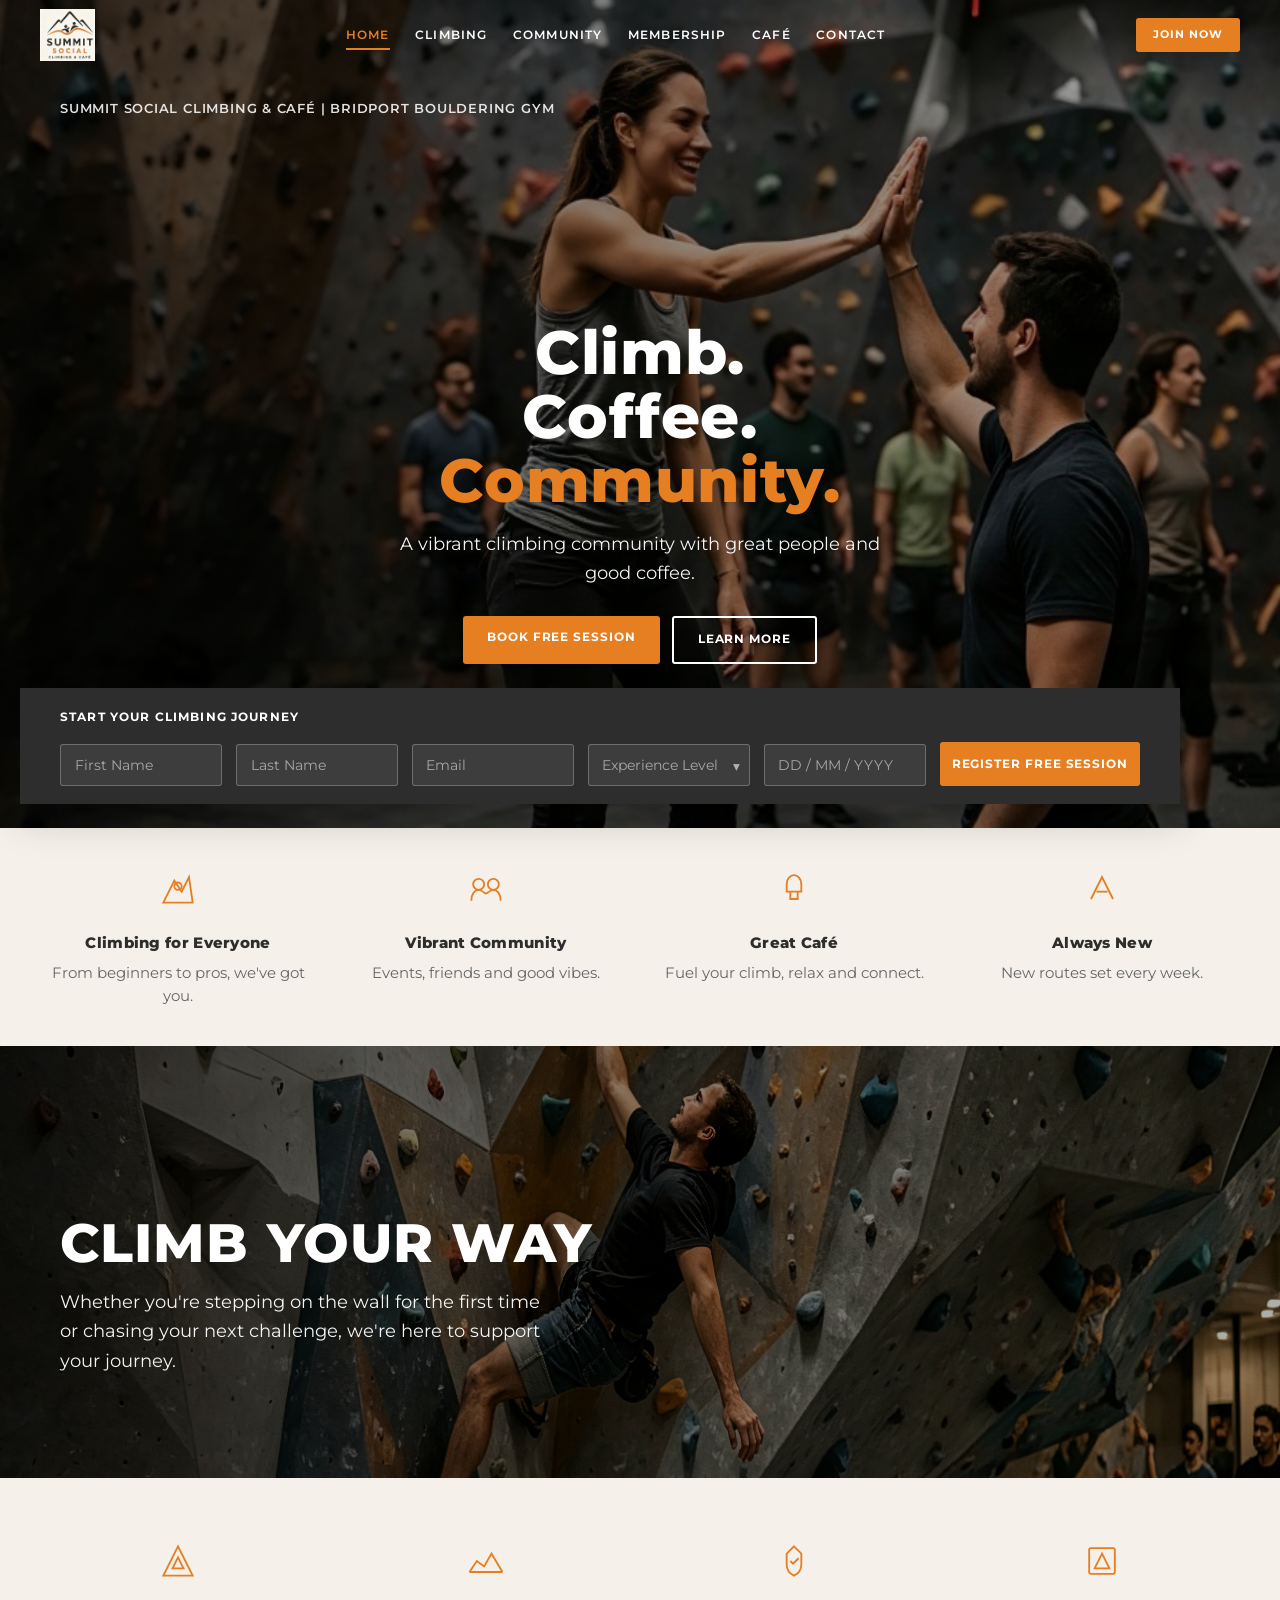
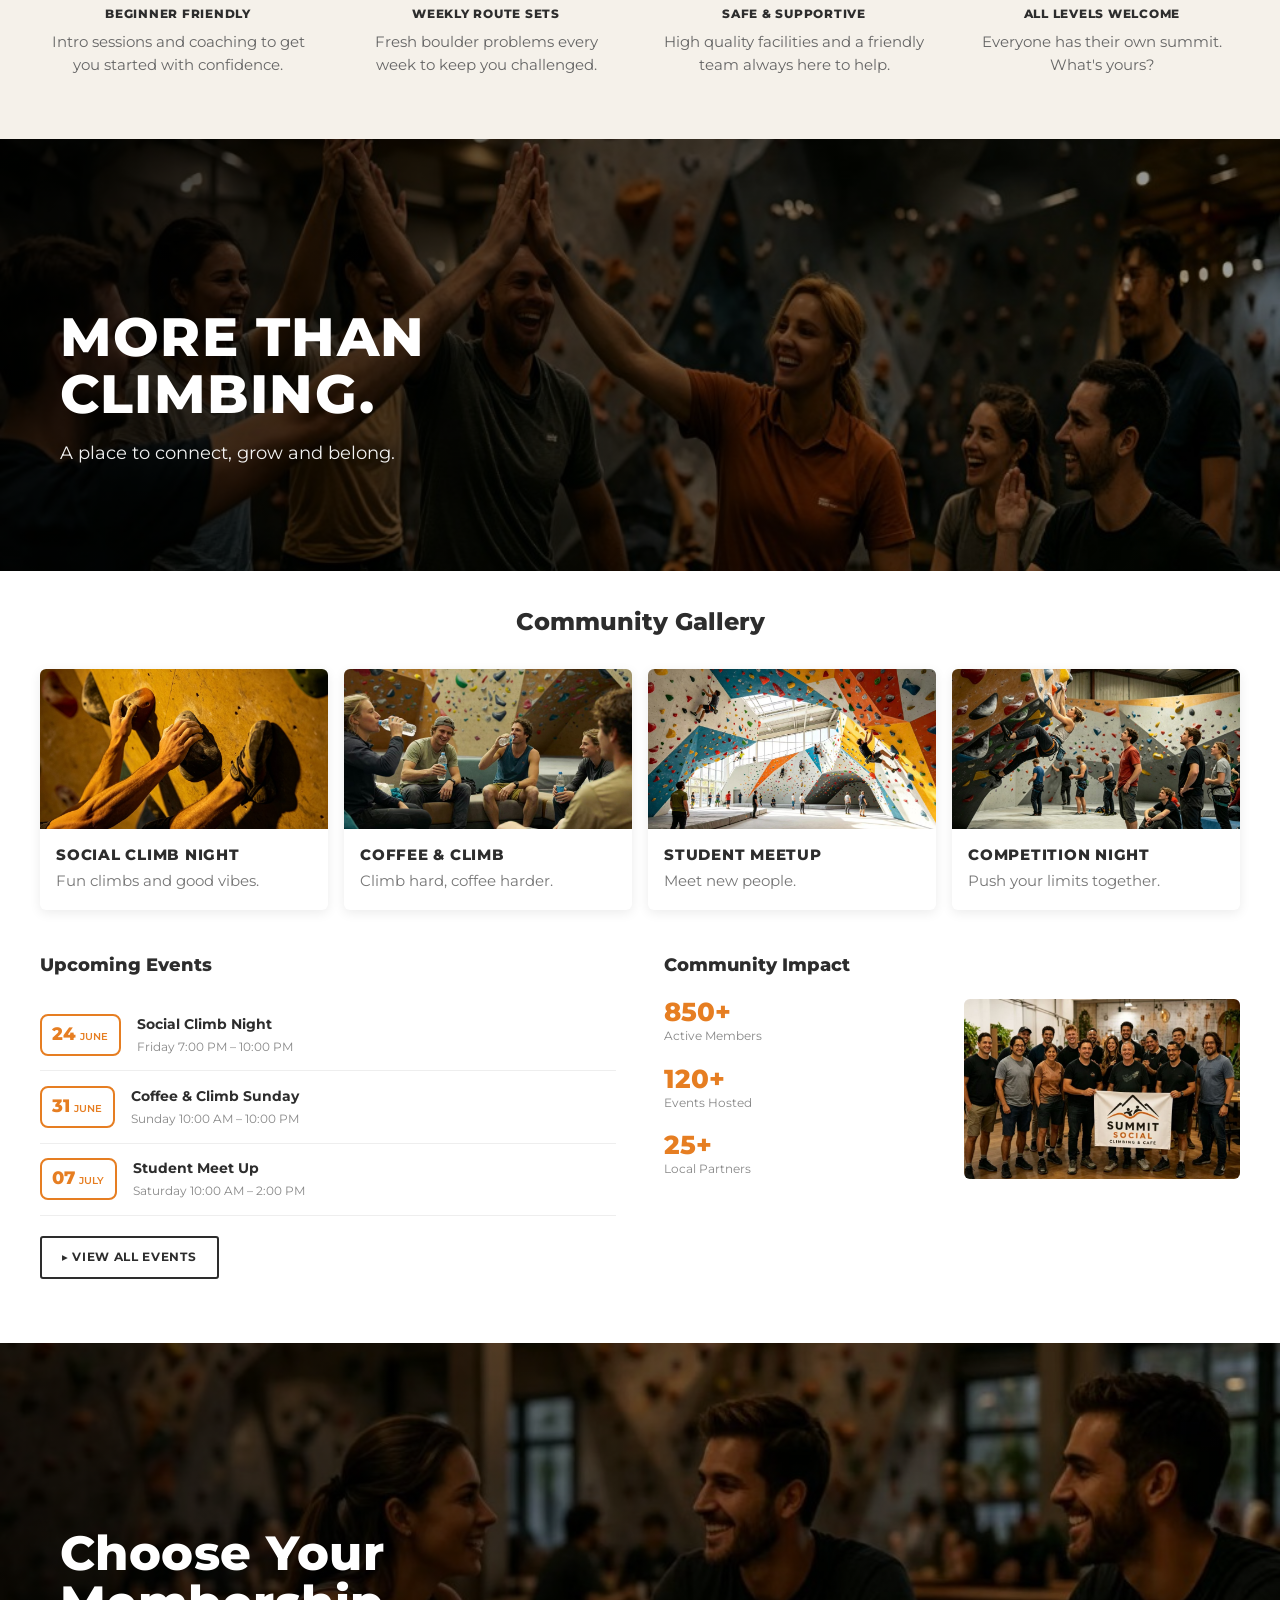
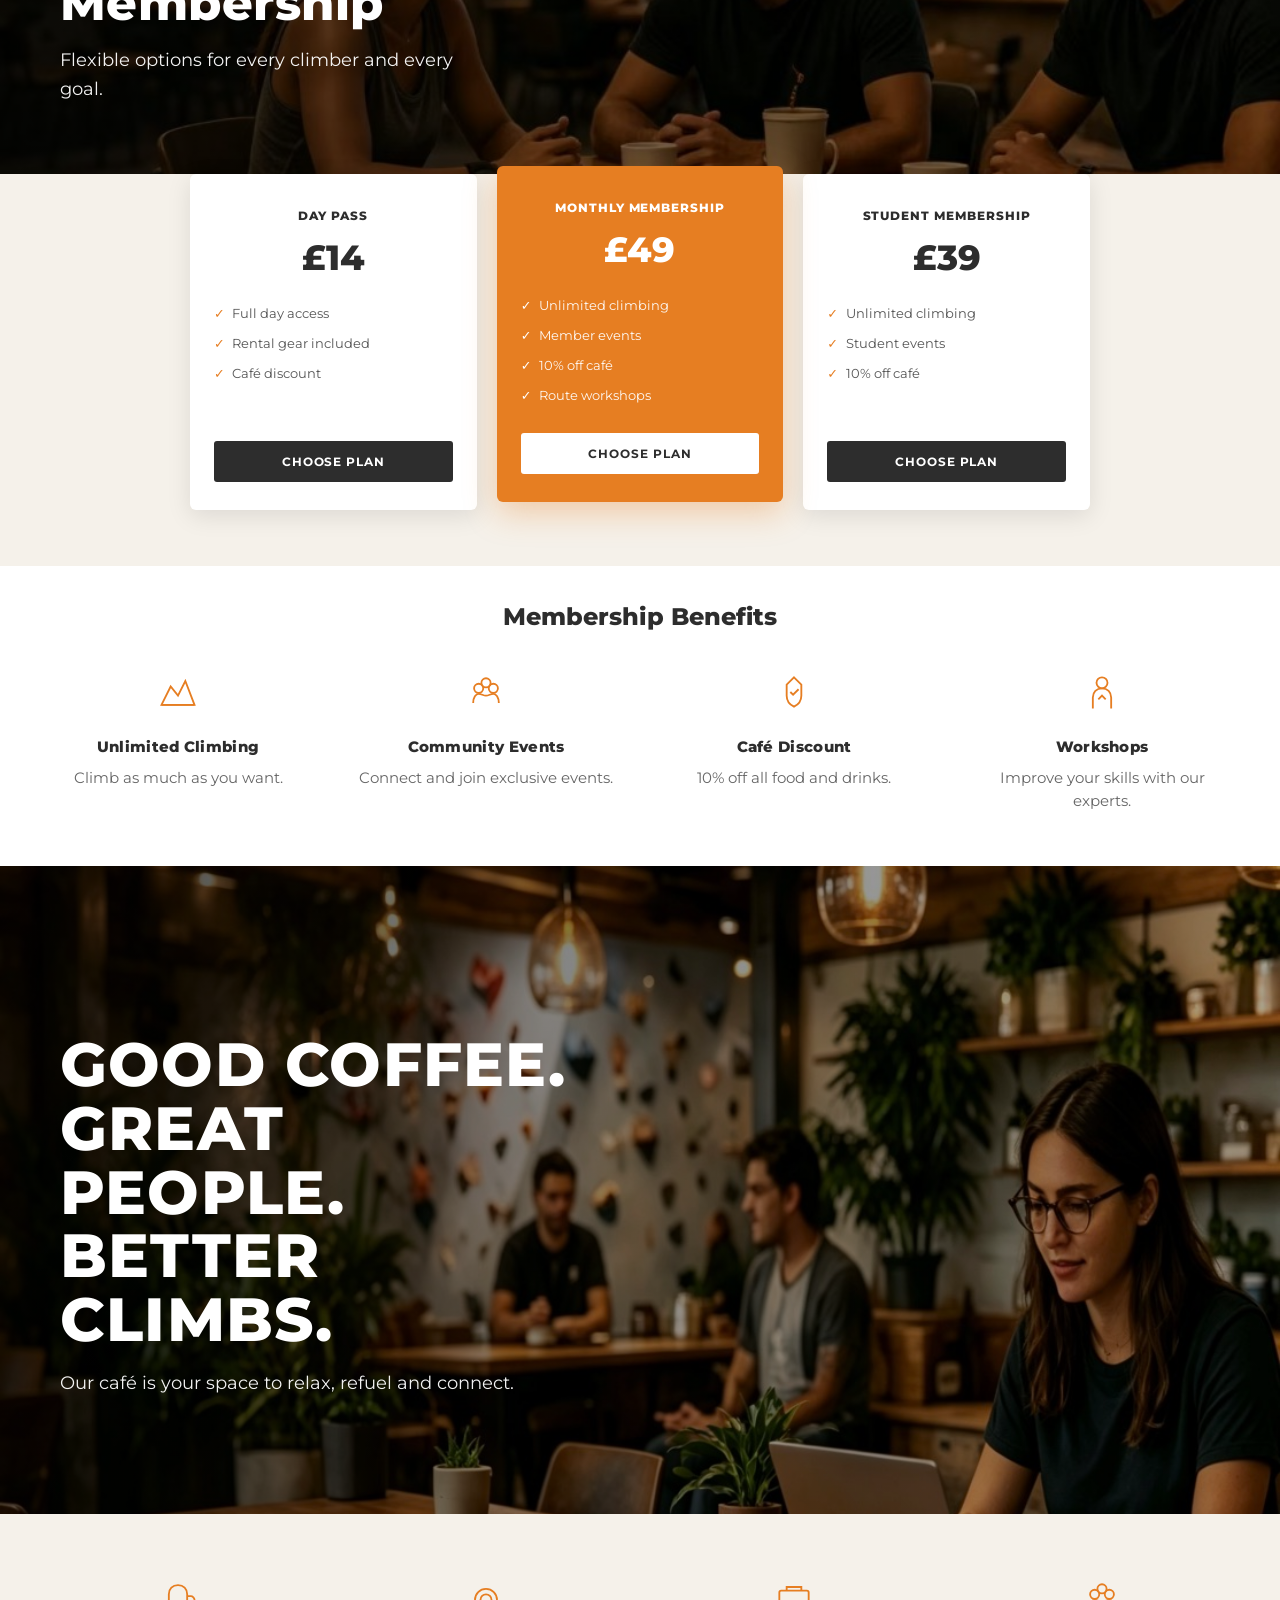
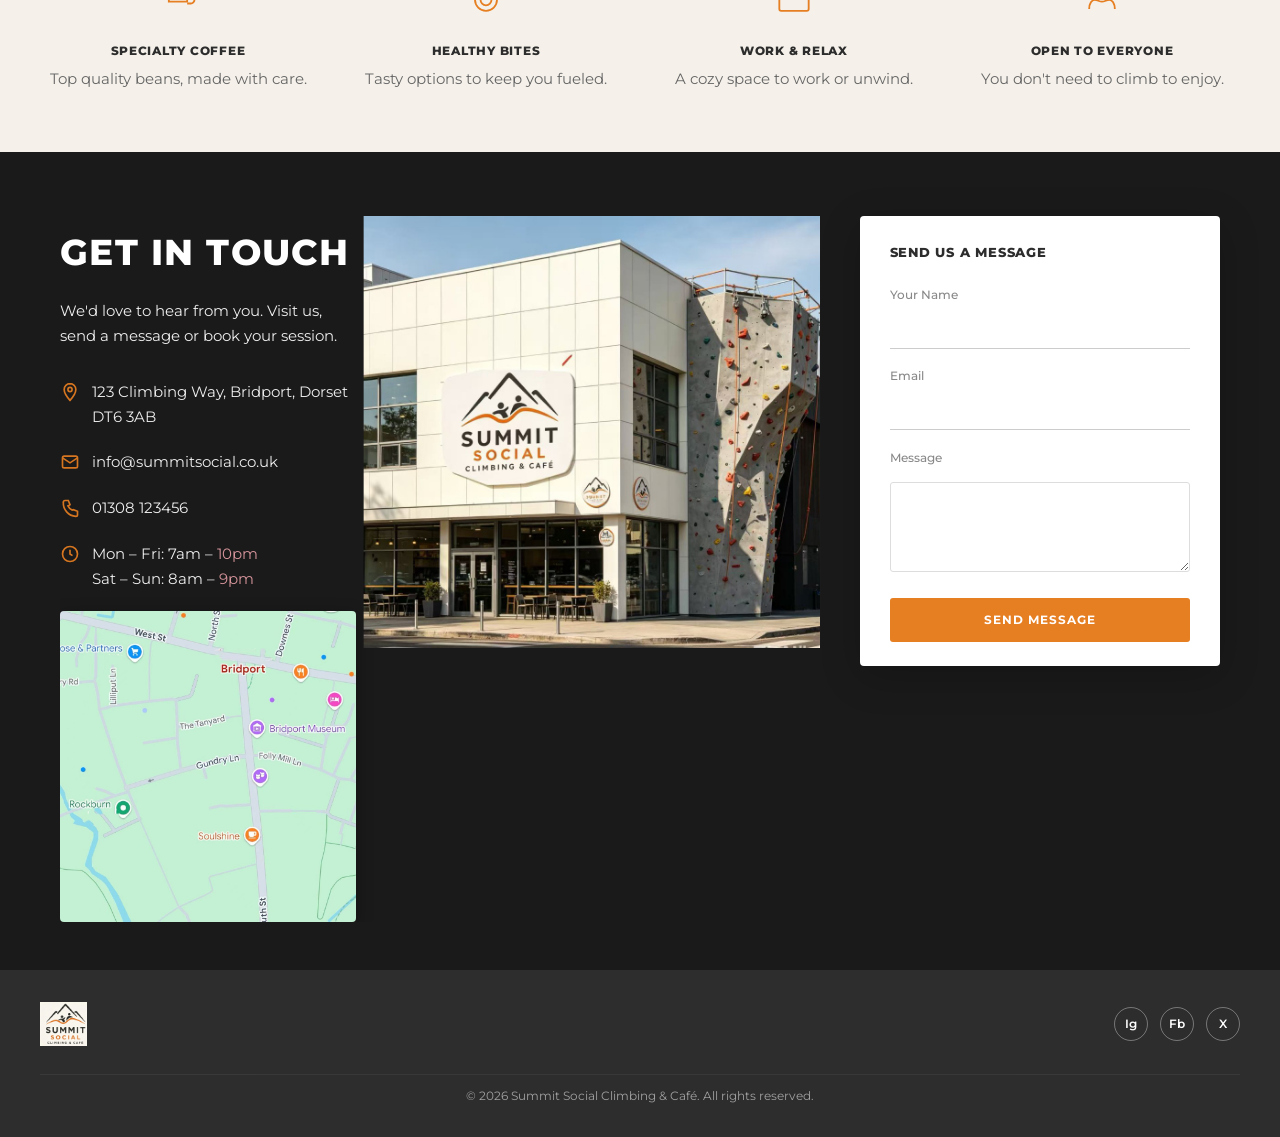
<file: index.html>
<!DOCTYPE html>
<html lang="en-GB">
<head>
  <meta charset="UTF-8">
  <meta name="viewport" content="width=device-width, initial-scale=1.0">
  <title>Summit Social – Climbing &amp; Café</title>
  <link rel="stylesheet" href="css/styles.css">
</head>
<body class="page-hero page-single">

  <header class="site-header">
    <div class="header-inner">
      <a href="#home" class="logo">
        <img src="images/logo.png" alt="Summit Social Climbing &amp; Café" class="logo-img">
      </a>
      <button class="nav-toggle" aria-label="Toggle menu"><span></span><span></span><span></span></button>
      <nav class="main-nav">
        <a href="#home" class="active">HOME</a>
        <a href="#climbing">CLIMBING</a>
        <a href="#community">COMMUNITY</a>
        <a href="#membership">MEMBERSHIP</a>
        <a href="#cafe">CAFÉ</a>
        <a href="#contact">CONTACT</a>
      </nav>
      <a href="#membership" class="btn-join">JOIN NOW</a>
    </div>
  </header>

  <section id="home" class="page-section">
    <div class="hero hero-home" style="background-image: url('images/hero-home.jpg')">
      <div class="hero-inner">
        <p class="hero-tagline">Summit Social Climbing &amp; Café | Bridport Bouldering Gym</p>
        <div class="hero-text">
          <h1 class="headline-stack headline-home-title">
            <span>Climb.</span>
            <span>Coffee.</span>
            <span class="accent">Community.</span>
          </h1>
          <p>A vibrant climbing community with great people and good coffee.</p>
          <div class="hero-buttons">
            <a href="#contact" class="btn-primary">BOOK FREE SESSION</a>
            <a href="#climbing" class="btn-outline">LEARN MORE</a>
          </div>
        </div>

        <div class="registration-bar" id="register">
          <h2>START YOUR CLIMBING JOURNEY</h2>
          <form class="form-grid form-dark form-inline-labels" data-form>
            <div class="form-group">
              <input type="text" id="firstName" name="firstName" placeholder="First Name" required aria-label="First Name">
            </div>
            <div class="form-group">
              <input type="text" id="lastName" name="lastName" placeholder="Last Name" required aria-label="Last Name">
            </div>
            <div class="form-group">
              <input type="email" id="email" name="email" placeholder="Email" required aria-label="Email">
            </div>
            <div class="form-group custom-select">
              <select id="level" name="level" required aria-label="Experience Level">
                <option value="" disabled selected>Experience Level</option>
                <option value="beginner">Beginner</option>
                <option value="intermediate">Intermediate</option>
                <option value="advanced">Advanced</option>
              </select>
            </div>
            <div class="form-group">
              <input type="text" id="visitDate" name="visitDate" placeholder="DD / MM / YYYY" required aria-label="Preferred Visit Date" autocomplete="off" inputmode="numeric">
            </div>
            <div class="form-group form-submit-col">
              <button type="submit" class="btn-primary">REGISTER FREE SESSION</button>
            </div>
          </form>
        </div>
      </div>
    </div>

    <div class="features-section sand">
      <div class="section-inner">
        <div class="features-grid">
          <div class="feature-card">
            <svg class="feature-icon" viewBox="0 0 48 48" fill="none"><path d="M8 40 L20 16 L28 28 L36 12 L40 40 Z" stroke="currentColor" stroke-width="2"/><circle cx="24" cy="22" r="4" stroke="currentColor" stroke-width="2"/></svg>
            <h3>Climbing for Everyone</h3>
            <p>From beginners to pros, we've got you.</p>
          </div>
          <div class="feature-card">
            <svg class="feature-icon" viewBox="0 0 48 48" fill="none"><circle cx="16" cy="20" r="6" stroke="currentColor" stroke-width="2"/><circle cx="32" cy="20" r="6" stroke="currentColor" stroke-width="2"/><path d="M8 38 C8 30 12 26 16 26 C20 26 22 30 24 30 C26 30 28 26 32 26 C36 26 40 30 40 38" stroke="currentColor" stroke-width="2"/></svg>
            <h3>Vibrant Community</h3>
            <p>Events, friends and good vibes.</p>
          </div>
          <div class="feature-card">
            <svg class="feature-icon" viewBox="0 0 48 48" fill="none"><path d="M16 20 C16 14 20 10 24 10 C28 10 32 14 32 20 L32 28 L16 28 Z" stroke="currentColor" stroke-width="2"/><path d="M20 28 L20 36 L28 36 L28 28" stroke="currentColor" stroke-width="2"/></svg>
            <h3>Great Café</h3>
            <p>Fuel your climb, relax and connect.</p>
          </div>
          <div class="feature-card">
            <svg class="feature-icon" viewBox="0 0 48 48" fill="none"><path d="M12 36 L24 12 L36 36" stroke="currentColor" stroke-width="2"/><path d="M18 28 H30" stroke="currentColor" stroke-width="2"/></svg>
            <h3>Always New</h3>
            <p>New routes set every week.</p>
          </div>
        </div>
      </div>
    </div>
  </section>

  <section id="climbing" class="page-section">
    <div class="hero hero-short hero-climbing" style="background-image: url('images/2.jpg')">
      <div class="hero-inner">
        <div class="hero-text">
          <h1>CLIMB YOUR WAY</h1>
          <p>Whether you're stepping on the wall for the first time or chasing your next challenge, we're here to support your journey.</p>
        </div>
      </div>
    </div>

    <div class="features-section sand features-caps climbing-features">
      <div class="section-inner">
        <div class="features-grid">
          <div class="feature-card">
            <svg class="feature-icon" viewBox="0 0 48 48" fill="none"><path d="M24 8 L8 40 H40 Z" stroke="currentColor" stroke-width="2"/><path d="M24 20 L18 32 H30 Z" stroke="currentColor" stroke-width="2"/></svg>
            <h3>Beginner Friendly</h3>
            <p>Intro sessions and coaching to get you started with confidence.</p>
          </div>
          <div class="feature-card">
            <svg class="feature-icon" viewBox="0 0 48 48" fill="none"><path d="M6 36 L14 24 L22 30 L30 16 L42 36" stroke="currentColor" stroke-width="2"/><path d="M6 36 H42" stroke="currentColor" stroke-width="2"/></svg>
            <h3>Weekly Route Sets</h3>
            <p>Fresh boulder problems every week to keep you challenged.</p>
          </div>
          <div class="feature-card">
            <svg class="feature-icon" viewBox="0 0 48 48" fill="none"><path d="M24 8 L32 16 V28 C32 34 28 38 24 40 C20 38 16 34 16 28 V16 Z" stroke="currentColor" stroke-width="2"/><path d="M20 24 L23 27 L29 21" stroke="currentColor" stroke-width="2"/></svg>
            <h3>Safe &amp; Supportive</h3>
            <p>High quality facilities and a friendly team always here to help.</p>
          </div>
          <div class="feature-card">
            <svg class="feature-icon" viewBox="0 0 48 48" fill="none"><rect x="10" y="10" width="28" height="28" rx="2" stroke="currentColor" stroke-width="2"/><path d="M24 16 L16 32 H32 Z" stroke="currentColor" stroke-width="2"/></svg>
            <h3>All Levels Welcome</h3>
            <p>Everyone has their own summit. What's yours?</p>
          </div>
        </div>
      </div>
    </div>
  </section>

  <section id="community" class="page-section section-community">
    <div class="hero hero-community" style="background-image: url('images/4.jpg')">
      <div class="hero-inner">
        <div class="hero-text">
          <h1 class="headline-stack headline-community">
            <span>MORE THAN</span>
            <span>CLIMBING.</span>
          </h1>
          <p>A place to connect, grow and belong.</p>
        </div>
      </div>
    </div>

    <div class="gallery-section community-gallery">
      <div class="section-inner">
        <h2 class="section-title">Community Gallery</h2>
        <div class="gallery-grid">
          <article class="gallery-card">
            <img src="images/gallery-social.jpg" alt="Social Climb Night" loading="lazy">
            <div class="card-body">
              <h3>SOCIAL CLIMB NIGHT</h3>
              <p>Fun climbs and good vibes.</p>
            </div>
          </article>
          <article class="gallery-card">
            <img src="images/gallery-coffee.jpg" alt="Coffee &amp; Climb" loading="lazy">
            <div class="card-body">
              <h3>COFFEE &amp; CLIMB</h3>
              <p>Climb hard, coffee harder.</p>
            </div>
          </article>
          <article class="gallery-card">
            <img src="images/gallery-student.jpg" alt="Student Meetup" loading="lazy">
            <div class="card-body">
              <h3>STUDENT MEETUP</h3>
              <p>Meet new people.</p>
            </div>
          </article>
          <article class="gallery-card">
            <img src="images/gallery-competition.jpg" alt="Competition Night" loading="lazy">
            <div class="card-body">
              <h3>COMPETITION NIGHT</h3>
              <p>Push your limits together.</p>
            </div>
          </article>
        </div>
      </div>
    </div>

    <div class="two-col-section">
      <div class="two-col-grid">
        <div class="events-panel">
          <h2>Upcoming Events</h2>
          <div class="event-item">
            <div class="event-date">
              <span class="day">24</span>
              <span class="month">June</span>
            </div>
            <div class="event-info">
              <h4>Social Climb Night</h4>
              <p>Friday 7:00 PM – 10:00 PM</p>
            </div>
          </div>
          <div class="event-item">
            <div class="event-date">
              <span class="day">31</span>
              <span class="month">June</span>
            </div>
            <div class="event-info">
              <h4>Coffee &amp; Climb Sunday</h4>
              <p>Sunday 10:00 AM – 10:00 PM</p>
            </div>
          </div>
          <div class="event-item">
            <div class="event-date">
              <span class="day">07</span>
              <span class="month">July</span>
            </div>
            <div class="event-info">
              <h4>Student Meet Up</h4>
              <p>Saturday 10:00 AM – 2:00 PM</p>
            </div>
          </div>
          <a href="#contact" class="btn-view-all">▸ View All Events</a>
        </div>

        <div class="impact-panel">
          <h2>Community Impact</h2>
          <div class="impact-row">
            <div class="impact-stats">
              <div class="stat-item">
                <div class="number">850+</div>
                <div class="label">Active Members</div>
              </div>
              <div class="stat-item">
                <div class="number">120+</div>
                <div class="label">Events Hosted</div>
              </div>
              <div class="stat-item">
                <div class="number">25+</div>
                <div class="label">Local Partners</div>
              </div>
            </div>
            <div class="impact-photo">
              <img src="images/impact-group.jpg" alt="Summit Social community" loading="lazy">
            </div>
          </div>
        </div>
      </div>
    </div>
  </section>

  <section id="membership" class="page-section">
    <div class="membership-hero-wrap">
      <div class="hero" style="background-image: url('images/3.jpg')">
        <div class="hero-inner">
          <div class="hero-text">
            <h1 class="title-case">Choose Your Membership</h1>
            <p>Flexible options for every climber and every goal.</p>
          </div>
        </div>
      </div>

      <div class="pricing-section">
        <div class="pricing-grid">
          <div class="pricing-card">
            <h3>Day Pass</h3>
            <div class="price">&pound;14</div>
            <ul>
              <li>Full day access</li>
              <li>Rental gear included</li>
              <li>Café discount</li>
            </ul>
            <button class="btn-dark">CHOOSE PLAN</button>
          </div>
          <div class="pricing-card featured">
            <h3>Monthly Membership</h3>
            <div class="price">&pound;49</div>
            <ul>
              <li>Unlimited climbing</li>
              <li>Member events</li>
              <li>10% off café</li>
              <li>Route workshops</li>
            </ul>
            <button class="btn-white">CHOOSE PLAN</button>
          </div>
          <div class="pricing-card">
            <h3>Student Membership</h3>
            <div class="price">&pound;39</div>
            <ul>
              <li>Unlimited climbing</li>
              <li>Student events</li>
              <li>10% off café</li>
            </ul>
            <button class="btn-dark">CHOOSE PLAN</button>
          </div>
        </div>
      </div>

      <div class="benefits-section">
        <div class="section-inner">
          <h2 class="section-title">Membership Benefits</h2>
          <div class="features-grid features-caps membership-benefits">
            <div class="feature-card">
              <svg class="feature-icon" viewBox="0 0 48 48" fill="none"><path d="M6 38 L16 18 L24 28 L32 12 L42 38 Z" stroke="currentColor" stroke-width="2"/><path d="M6 38 H42" stroke="currentColor" stroke-width="2"/></svg>
              <h3>Unlimited Climbing</h3>
              <p>Climb as much as you want.</p>
            </div>
            <div class="feature-card">
              <svg class="feature-icon" viewBox="0 0 48 48" fill="none"><circle cx="16" cy="20" r="5" stroke="currentColor" stroke-width="2"/><circle cx="32" cy="20" r="5" stroke="currentColor" stroke-width="2"/><circle cx="24" cy="14" r="5" stroke="currentColor" stroke-width="2"/><path d="M10 36 C10 30 13 26 16 26 C19 26 21 28 24 28 C27 28 29 26 32 26 C35 26 38 30 38 36" stroke="currentColor" stroke-width="2"/></svg>
              <h3>Community Events</h3>
              <p>Connect and join exclusive events.</p>
            </div>
            <div class="feature-card">
              <svg class="feature-icon" viewBox="0 0 48 48" fill="none"><path d="M24 8 L32 16 V28 C32 34 28 38 24 40 C20 38 16 34 16 28 V16 Z" stroke="currentColor" stroke-width="2"/><path d="M20 24 L23 27 L29 21" stroke="currentColor" stroke-width="2"/></svg>
              <h3>Café Discount</h3>
              <p>10% off all food and drinks.</p>
            </div>
            <div class="feature-card">
              <svg class="feature-icon" viewBox="0 0 48 48" fill="none"><circle cx="24" cy="14" r="6" stroke="currentColor" stroke-width="2"/><path d="M14 42 V30 C14 24 18 20 24 20 C30 20 34 24 34 30 V42" stroke="currentColor" stroke-width="2"/><path d="M20 32 L24 28 L28 32" stroke="currentColor" stroke-width="2"/></svg>
              <h3>Workshops</h3>
              <p>Improve your skills with our experts.</p>
            </div>
          </div>
        </div>
      </div>
    </div>
  </section>

  <section id="cafe" class="page-section">
    <div class="hero hero-short hero-cafe" style="background-image: url('images/5.jpg')">
      <div class="hero-inner">
        <div class="hero-text">
          <h1>GOOD COFFEE. GREAT PEOPLE. BETTER CLIMBS.</h1>
          <p>Our café is your space to relax, refuel and connect.</p>
        </div>
      </div>
    </div>

    <div class="features-section sand features-caps cafe-features">
      <div class="section-inner">
        <div class="features-grid">
          <div class="feature-card">
            <svg class="feature-icon" viewBox="0 0 48 48" fill="none"><path d="M14 20 C14 14 18 10 24 10 C30 10 34 14 34 20 L34 28 L14 28 Z" stroke="currentColor" stroke-width="2"/><path d="M34 22 H38 C40 22 42 24 42 26 C42 28 40 30 38 30 H34" stroke="currentColor" stroke-width="2"/></svg>
            <h3>Specialty Coffee</h3>
            <p>Top quality beans, made with care.</p>
          </div>
          <div class="feature-card">
            <svg class="feature-icon" viewBox="0 0 48 48" fill="none"><circle cx="24" cy="26" r="12" stroke="currentColor" stroke-width="2"/><circle cx="24" cy="26" r="6" stroke="currentColor" stroke-width="2"/></svg>
            <h3>Healthy Bites</h3>
            <p>Tasty options to keep you fueled.</p>
          </div>
          <div class="feature-card">
            <svg class="feature-icon" viewBox="0 0 48 48" fill="none"><rect x="8" y="16" width="32" height="22" rx="2" stroke="currentColor" stroke-width="2"/><path d="M16 16 V12 H32 V16" stroke="currentColor" stroke-width="2"/></svg>
            <h3>Work &amp; Relax</h3>
            <p>A cozy space to work or unwind.</p>
          </div>
          <div class="feature-card">
            <svg class="feature-icon" viewBox="0 0 48 48" fill="none"><circle cx="16" cy="20" r="5" stroke="currentColor" stroke-width="2"/><circle cx="32" cy="20" r="5" stroke="currentColor" stroke-width="2"/><circle cx="24" cy="14" r="5" stroke="currentColor" stroke-width="2"/><path d="M10 36 C10 30 13 26 16 26 C19 26 21 28 24 28 C27 28 29 26 32 26 C35 26 38 30 38 36" stroke="currentColor" stroke-width="2"/></svg>
            <h3>Open to Everyone</h3>
            <p>You don't need to climb to enjoy.</p>
          </div>
        </div>
      </div>
    </div>
  </section>

  <section id="contact" class="page-section contact-section">
    <div class="contact-section-inner">
      <div class="contact-section-info">
        <div class="contact-info-text">
          <h2>GET IN TOUCH</h2>
          <p>We'd love to hear from you. Visit us, send a message or book your session.</p>
          <div class="contact-details">
            <div class="contact-item">
              <svg width="20" height="20" viewBox="0 0 24 24" fill="none"><path d="M12 2C8.13 2 5 5.13 5 9c0 5.25 7 13 7 13s7-7.75 7-13c0-3.87-3.13-7-7-7z" stroke="#E67E22" stroke-width="2"/><circle cx="12" cy="9" r="2.5" stroke="#E67E22" stroke-width="2"/></svg>
              <span>123 Climbing Way, Bridport, Dorset DT6 3AB</span>
            </div>
            <div class="contact-item">
              <svg width="20" height="20" viewBox="0 0 24 24" fill="none"><rect x="3" y="5" width="18" height="14" rx="2" stroke="#E67E22" stroke-width="2"/><path d="M3 7l9 6 9-6" stroke="#E67E22" stroke-width="2"/></svg>
              <span>info@summitsocial.co.uk</span>
            </div>
            <div class="contact-item">
              <svg width="20" height="20" viewBox="0 0 24 24" fill="none"><path d="M6 3h4l2 5-2.5 1.5a11 11 0 005 5L16 14l5 2v4a2 2 0 01-2 2A16 16 0 014 5a2 2 0 012-2z" stroke="#E67E22" stroke-width="2"/></svg>
              <span>01308 123456</span>
            </div>
            <div class="contact-item">
              <svg width="20" height="20" viewBox="0 0 24 24" fill="none"><circle cx="12" cy="12" r="9" stroke="#E67E22" stroke-width="2"/><path d="M12 7v5l3 2" stroke="#E67E22" stroke-width="2"/></svg>
              <span>Mon – Fri: 7am – <em class="hours-accent">10pm</em><br>Sat – Sun: 8am – <em class="hours-accent">9pm</em></span>
            </div>
          </div>
          <div class="contact-map-inline">
            <img src="images/map-bridport.png" alt="Map showing Summit Social location in Bridport" loading="lazy">
          </div>
        </div>
        <div class="contact-section-photo" role="img" aria-label="Summit Social climbing gym exterior"></div>
      </div>
      <div class="contact-section-form-wrap">
        <div class="contact-form-card">
          <h2>SEND US A MESSAGE</h2>
          <form class="contact-form" data-form>
            <div class="form-group">
              <label for="name">Your Name</label>
              <input type="text" id="name" name="name" required>
            </div>
            <div class="form-group">
              <label for="contactEmail">Email</label>
              <input type="email" id="contactEmail" name="email" required>
            </div>
            <div class="form-group">
              <label for="message">Message</label>
              <textarea id="message" name="message" required></textarea>
            </div>
            <button type="submit" class="btn-primary">SEND MESSAGE</button>
          </form>
        </div>
      </div>
    </div>
  </section>

  <footer class="site-footer">
    <div class="footer-inner">
      <div class="footer-logo">
        <img src="images/logo.png" alt="Summit Social Climbing &amp; Café" class="logo-img">
      </div>
      <div class="social-links">
        <a href="#" aria-label="Instagram">Ig</a>
        <a href="#" aria-label="Facebook">Fb</a>
        <a href="#" aria-label="Twitter">X</a>
      </div>
      <p class="footer-copy">&copy; 2026 Summit Social Climbing &amp; Café. All rights reserved.</p>
    </div>
  </footer>

  <script src="js/main.js"></script>
</body>
</html>
</file>
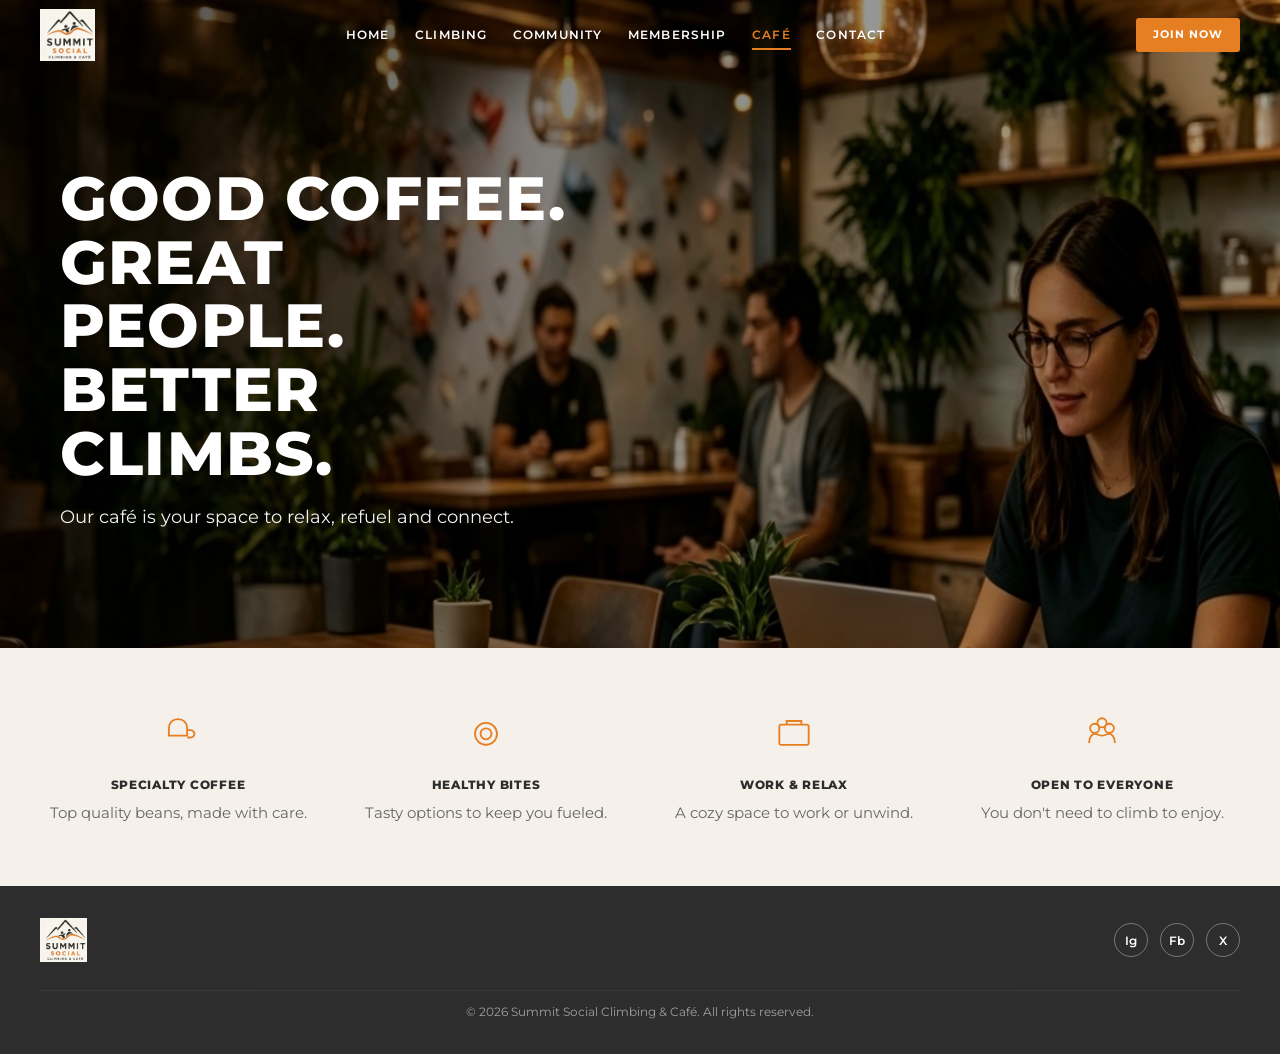
<file: cafe.html>
<!DOCTYPE html>
<html lang="en-GB">
<head>
  <meta charset="UTF-8">
  <meta name="viewport" content="width=device-width, initial-scale=1.0">
  <title>Café – Summit Social</title>
  <link rel="stylesheet" href="css/styles.css">
</head>
<body class="page-hero">

  <header class="site-header">
    <div class="header-inner">
      <a href="index.html" class="logo">
        <img src="images/logo.png" alt="Summit Social Climbing &amp; Café" class="logo-img">
      </a>
      <button class="nav-toggle" aria-label="Toggle menu"><span></span><span></span><span></span></button>
      <nav class="main-nav">
        <a href="index.html">HOME</a>
        <a href="climbing.html">CLIMBING</a>
        <a href="community.html">COMMUNITY</a>
        <a href="membership.html">MEMBERSHIP</a>
        <a href="cafe.html" class="active">CAFÉ</a>
        <a href="contact.html">CONTACT</a>
      </nav>
      <a href="membership.html" class="btn-join">JOIN NOW</a>
    </div>
  </header>

  <section class="hero hero-short hero-cafe" style="background-image: url('images/5.jpg')">
    <div class="hero-inner">
      <div class="hero-text">
        <h1>GOOD COFFEE. GREAT PEOPLE. BETTER CLIMBS.</h1>
        <p>Our café is your space to relax, refuel and connect.</p>
      </div>
    </div>
  </section>

  <section class="features-section sand features-caps cafe-features">
    <div class="section-inner">
      <div class="features-grid">
        <div class="feature-card">
          <svg class="feature-icon" viewBox="0 0 48 48" fill="none"><path d="M14 20 C14 14 18 10 24 10 C30 10 34 14 34 20 L34 28 L14 28 Z" stroke="currentColor" stroke-width="2"/><path d="M34 22 H38 C40 22 42 24 42 26 C42 28 40 30 38 30 H34" stroke="currentColor" stroke-width="2"/></svg>
          <h3>Specialty Coffee</h3>
          <p>Top quality beans, made with care.</p>
        </div>
        <div class="feature-card">
          <svg class="feature-icon" viewBox="0 0 48 48" fill="none"><circle cx="24" cy="26" r="12" stroke="currentColor" stroke-width="2"/><circle cx="24" cy="26" r="6" stroke="currentColor" stroke-width="2"/></svg>
          <h3>Healthy Bites</h3>
          <p>Tasty options to keep you fueled.</p>
        </div>
        <div class="feature-card">
          <svg class="feature-icon" viewBox="0 0 48 48" fill="none"><rect x="8" y="16" width="32" height="22" rx="2" stroke="currentColor" stroke-width="2"/><path d="M16 16 V12 H32 V16" stroke="currentColor" stroke-width="2"/></svg>
          <h3>Work &amp; Relax</h3>
          <p>A cozy space to work or unwind.</p>
        </div>
        <div class="feature-card">
          <svg class="feature-icon" viewBox="0 0 48 48" fill="none"><circle cx="16" cy="20" r="5" stroke="currentColor" stroke-width="2"/><circle cx="32" cy="20" r="5" stroke="currentColor" stroke-width="2"/><circle cx="24" cy="14" r="5" stroke="currentColor" stroke-width="2"/><path d="M10 36 C10 30 13 26 16 26 C19 26 21 28 24 28 C27 28 29 26 32 26 C35 26 38 30 38 36" stroke="currentColor" stroke-width="2"/></svg>
          <h3>Open to Everyone</h3>
          <p>You don't need to climb to enjoy.</p>
        </div>
      </div>
    </div>
  </section>

  <footer class="site-footer">
    <div class="footer-inner">
      <div class="footer-logo">
        <img src="images/logo.png" alt="Summit Social Climbing &amp; Café" class="logo-img">
      </div>
      <div class="social-links">
        <a href="#" aria-label="Instagram">Ig</a>
        <a href="#" aria-label="Facebook">Fb</a>
        <a href="#" aria-label="Twitter">X</a>
      </div>
      <p class="footer-copy">&copy; 2026 Summit Social Climbing &amp; Café. All rights reserved.</p>
    </div>
  </footer>

  <script src="js/main.js"></script>
</body>
</html>
</file>
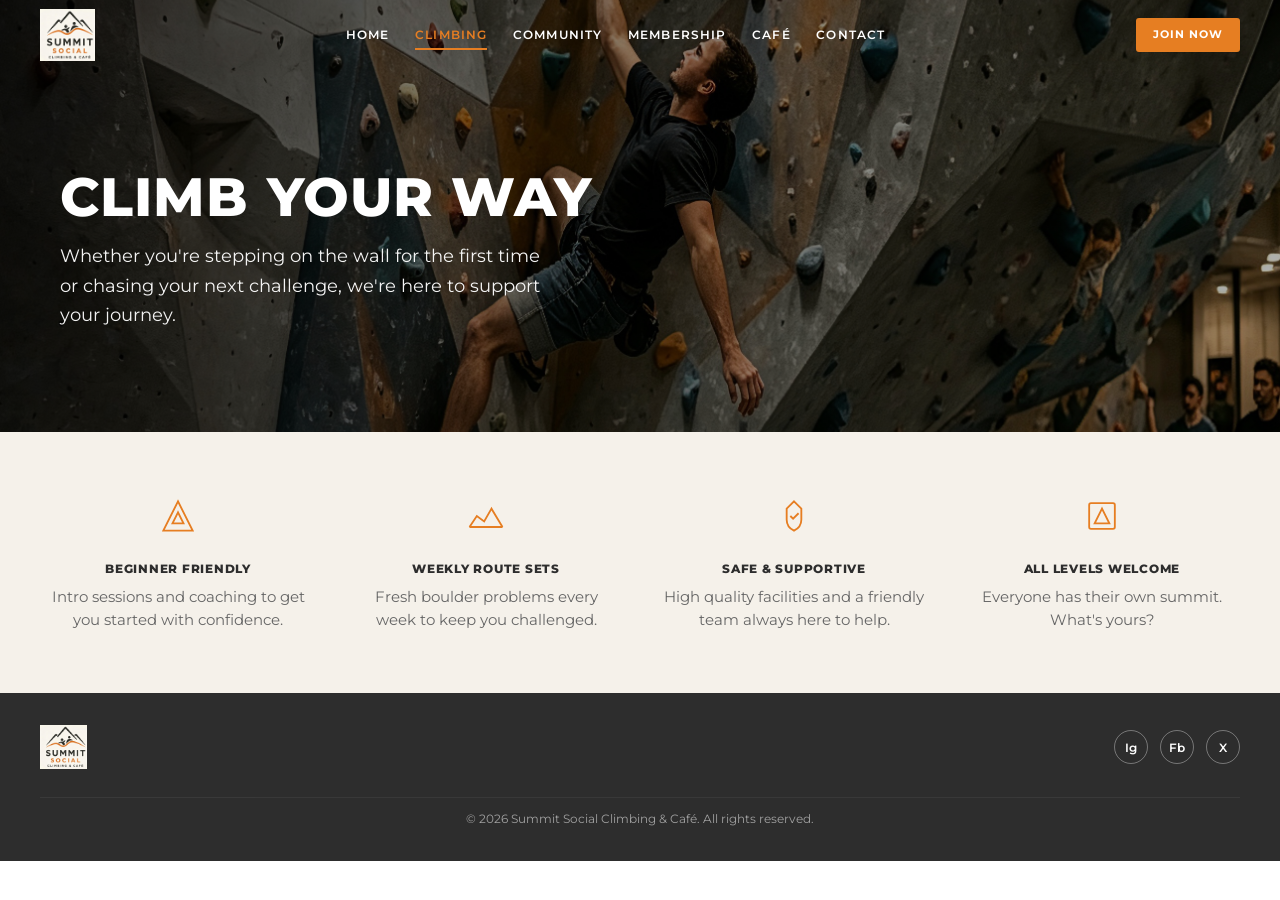
<file: climbing.html>
<!DOCTYPE html>
<html lang="en-GB">
<head>
  <meta charset="UTF-8">
  <meta name="viewport" content="width=device-width, initial-scale=1.0">
  <title>Climbing – Summit Social</title>
  <link rel="stylesheet" href="css/styles.css">
</head>
<body class="page-hero">

  <header class="site-header">
    <div class="header-inner">
      <a href="index.html" class="logo">
        <img src="images/logo.png" alt="Summit Social Climbing &amp; Café" class="logo-img">
      </a>
      <button class="nav-toggle" aria-label="Toggle menu"><span></span><span></span><span></span></button>
      <nav class="main-nav">
        <a href="index.html">HOME</a>
        <a href="climbing.html" class="active">CLIMBING</a>
        <a href="community.html">COMMUNITY</a>
        <a href="membership.html">MEMBERSHIP</a>
        <a href="cafe.html">CAFÉ</a>
        <a href="contact.html">CONTACT</a>
      </nav>
      <a href="membership.html" class="btn-join">JOIN NOW</a>
    </div>
  </header>

  <section class="hero hero-short hero-climbing" style="background-image: url('images/2.jpg')">
    <div class="hero-inner">
      <div class="hero-text">
        <h1>CLIMB YOUR WAY</h1>
        <p>Whether you're stepping on the wall for the first time or chasing your next challenge, we're here to support your journey.</p>
      </div>
    </div>
  </section>

  <section class="features-section sand features-caps climbing-features">
    <div class="section-inner">
      <div class="features-grid">
        <div class="feature-card">
          <svg class="feature-icon" viewBox="0 0 48 48" fill="none"><path d="M24 8 L8 40 H40 Z" stroke="currentColor" stroke-width="2"/><path d="M24 20 L18 32 H30 Z" stroke="currentColor" stroke-width="2"/></svg>
          <h3>Beginner Friendly</h3>
          <p>Intro sessions and coaching to get you started with confidence.</p>
        </div>
        <div class="feature-card">
          <svg class="feature-icon" viewBox="0 0 48 48" fill="none"><path d="M6 36 L14 24 L22 30 L30 16 L42 36" stroke="currentColor" stroke-width="2"/><path d="M6 36 H42" stroke="currentColor" stroke-width="2"/></svg>
          <h3>Weekly Route Sets</h3>
          <p>Fresh boulder problems every week to keep you challenged.</p>
        </div>
        <div class="feature-card">
          <svg class="feature-icon" viewBox="0 0 48 48" fill="none"><path d="M24 8 L32 16 V28 C32 34 28 38 24 40 C20 38 16 34 16 28 V16 Z" stroke="currentColor" stroke-width="2"/><path d="M20 24 L23 27 L29 21" stroke="currentColor" stroke-width="2"/></svg>
          <h3>Safe &amp; Supportive</h3>
          <p>High quality facilities and a friendly team always here to help.</p>
        </div>
        <div class="feature-card">
          <svg class="feature-icon" viewBox="0 0 48 48" fill="none"><rect x="10" y="10" width="28" height="28" rx="2" stroke="currentColor" stroke-width="2"/><path d="M24 16 L16 32 H32 Z" stroke="currentColor" stroke-width="2"/></svg>
          <h3>All Levels Welcome</h3>
          <p>Everyone has their own summit. What's yours?</p>
        </div>
      </div>
    </div>
  </section>

  <footer class="site-footer">
    <div class="footer-inner">
      <div class="footer-logo">
        <img src="images/logo.png" alt="Summit Social Climbing &amp; Café" class="logo-img">
      </div>
      <div class="social-links">
        <a href="#" aria-label="Instagram">Ig</a>
        <a href="#" aria-label="Facebook">Fb</a>
        <a href="#" aria-label="Twitter">X</a>
      </div>
      <p class="footer-copy">&copy; 2026 Summit Social Climbing &amp; Café. All rights reserved.</p>
    </div>
  </footer>

  <script src="js/main.js"></script>
</body>
</html>
</file>
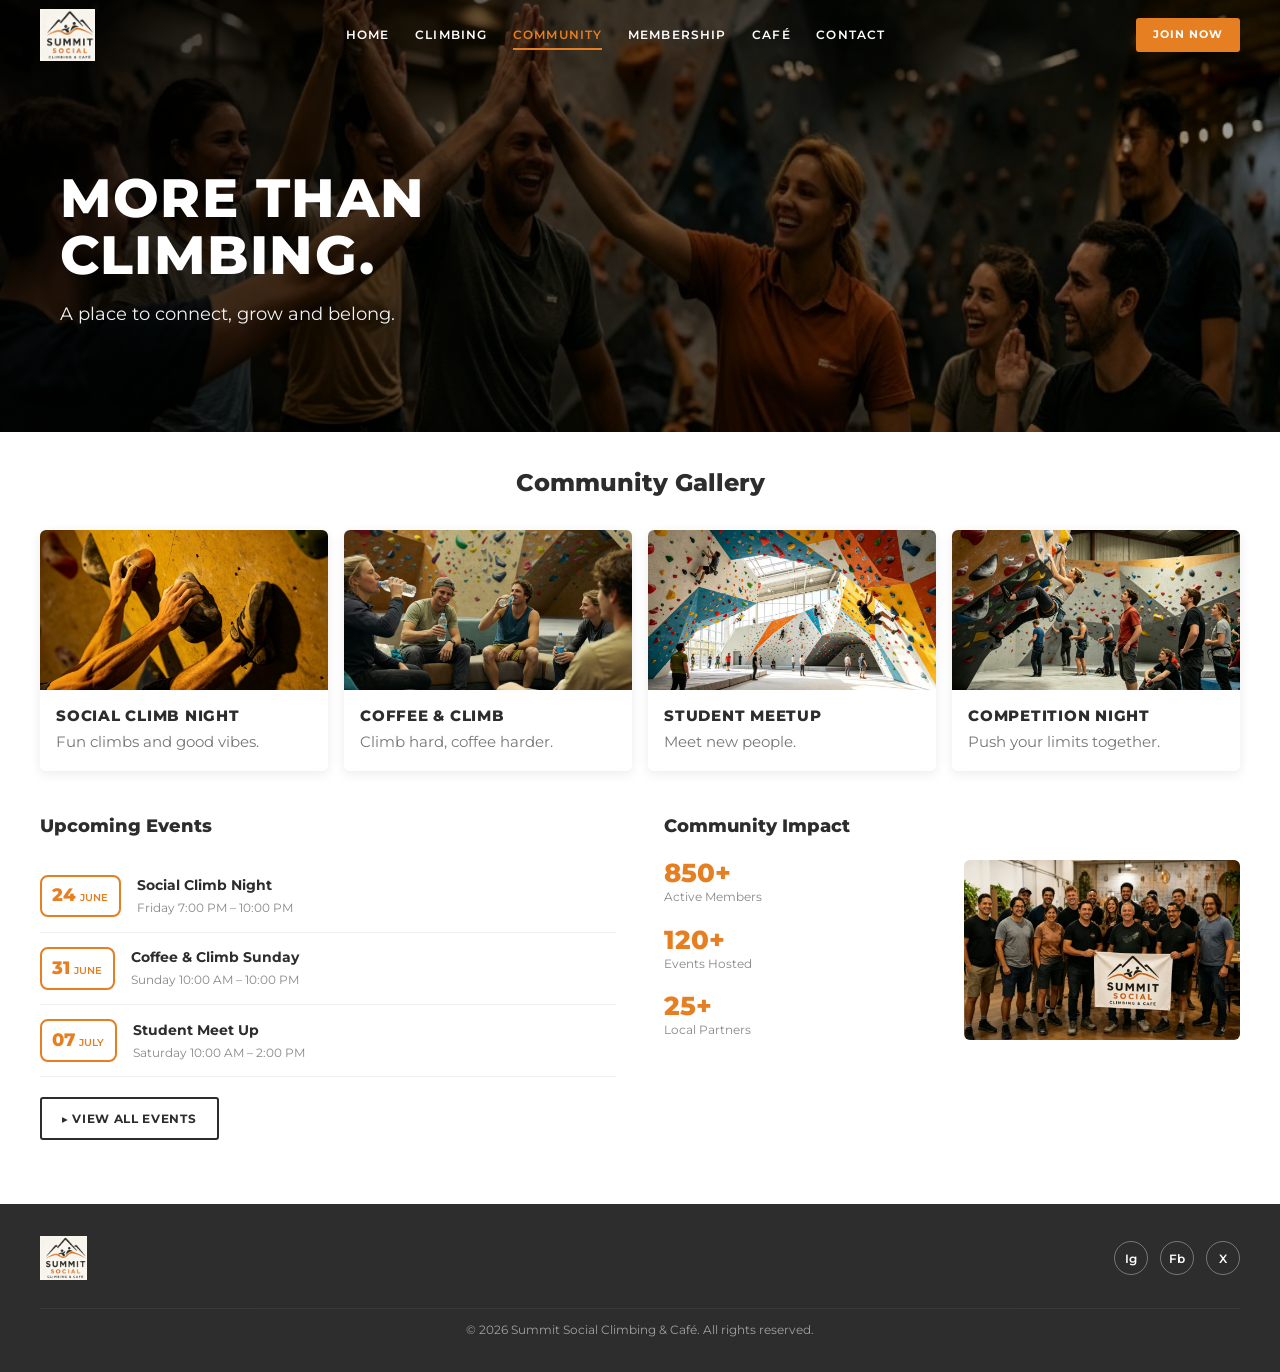
<file: community.html>
<!DOCTYPE html>
<html lang="en-GB">
<head>
  <meta charset="UTF-8">
  <meta name="viewport" content="width=device-width, initial-scale=1.0">
  <title>Community – Summit Social</title>
  <link rel="stylesheet" href="css/styles.css">
</head>
<body class="page-hero page-community">

  <header class="site-header">
    <div class="header-inner">
      <a href="index.html" class="logo">
        <img src="images/logo.png" alt="Summit Social Climbing &amp; Café" class="logo-img">
      </a>
      <button class="nav-toggle" aria-label="Toggle menu"><span></span><span></span><span></span></button>
      <nav class="main-nav">
        <a href="index.html">HOME</a>
        <a href="climbing.html">CLIMBING</a>
        <a href="community.html" class="active">COMMUNITY</a>
        <a href="membership.html">MEMBERSHIP</a>
        <a href="cafe.html">CAFÉ</a>
        <a href="contact.html">CONTACT</a>
      </nav>
      <a href="membership.html" class="btn-join">JOIN NOW</a>
    </div>
  </header>

  <section class="hero hero-community" style="background-image: url('images/4.jpg')">
    <div class="hero-inner">
      <div class="hero-text">
        <h1 class="headline-stack headline-community">
          <span>MORE THAN</span>
          <span>CLIMBING.</span>
        </h1>
        <p>A place to connect, grow and belong.</p>
      </div>
    </div>
  </section>

  <section class="gallery-section community-gallery">
    <div class="section-inner">
      <h2 class="section-title">Community Gallery</h2>
      <div class="gallery-grid">
        <article class="gallery-card">
          <img src="images/gallery-social.jpg" alt="Social Climb Night" loading="lazy">
          <div class="card-body">
            <h3>SOCIAL CLIMB NIGHT</h3>
            <p>Fun climbs and good vibes.</p>
          </div>
        </article>
        <article class="gallery-card">
          <img src="images/gallery-coffee.jpg" alt="Coffee &amp; Climb" loading="lazy">
          <div class="card-body">
            <h3>COFFEE &amp; CLIMB</h3>
            <p>Climb hard, coffee harder.</p>
          </div>
        </article>
        <article class="gallery-card">
          <img src="images/gallery-student.jpg" alt="Student Meetup" loading="lazy">
          <div class="card-body">
            <h3>STUDENT MEETUP</h3>
            <p>Meet new people.</p>
          </div>
        </article>
        <article class="gallery-card">
          <img src="images/gallery-competition.jpg" alt="Competition Night" loading="lazy">
          <div class="card-body">
            <h3>COMPETITION NIGHT</h3>
            <p>Push your limits together.</p>
          </div>
        </article>
      </div>
    </div>
  </section>

  <section class="two-col-section">
    <div class="two-col-grid">
      <div class="events-panel">
        <h2>Upcoming Events</h2>
        <div class="event-item">
          <div class="event-date">
            <span class="day">24</span>
            <span class="month">June</span>
          </div>
          <div class="event-info">
            <h4>Social Climb Night</h4>
            <p>Friday 7:00 PM – 10:00 PM</p>
          </div>
        </div>
        <div class="event-item">
          <div class="event-date">
            <span class="day">31</span>
            <span class="month">June</span>
          </div>
          <div class="event-info">
            <h4>Coffee &amp; Climb Sunday</h4>
            <p>Sunday 10:00 AM – 10:00 PM</p>
          </div>
        </div>
        <div class="event-item">
          <div class="event-date">
            <span class="day">07</span>
            <span class="month">July</span>
          </div>
          <div class="event-info">
            <h4>Student Meet Up</h4>
            <p>Saturday 10:00 AM – 2:00 PM</p>
          </div>
        </div>
        <a href="contact.html" class="btn-view-all">▸ View All Events</a>
      </div>

      <div class="impact-panel">
        <h2>Community Impact</h2>
        <div class="impact-row">
          <div class="impact-stats">
            <div class="stat-item">
              <div class="number">850+</div>
              <div class="label">Active Members</div>
            </div>
            <div class="stat-item">
              <div class="number">120+</div>
              <div class="label">Events Hosted</div>
            </div>
            <div class="stat-item">
              <div class="number">25+</div>
              <div class="label">Local Partners</div>
            </div>
          </div>
          <div class="impact-photo">
            <img src="images/impact-group.jpg" alt="Summit Social community" loading="lazy">
          </div>
        </div>
      </div>
    </div>
  </section>

  <footer class="site-footer">
    <div class="footer-inner">
      <div class="footer-logo">
        <img src="images/logo.png" alt="Summit Social Climbing &amp; Café" class="logo-img">
      </div>
      <div class="social-links">
        <a href="#" aria-label="Instagram">Ig</a>
        <a href="#" aria-label="Facebook">Fb</a>
        <a href="#" aria-label="Twitter">X</a>
      </div>
      <p class="footer-copy">&copy; 2026 Summit Social Climbing &amp; Café. All rights reserved.</p>
    </div>
  </footer>

  <script src="js/main.js"></script>
</body>
</html>
</file>
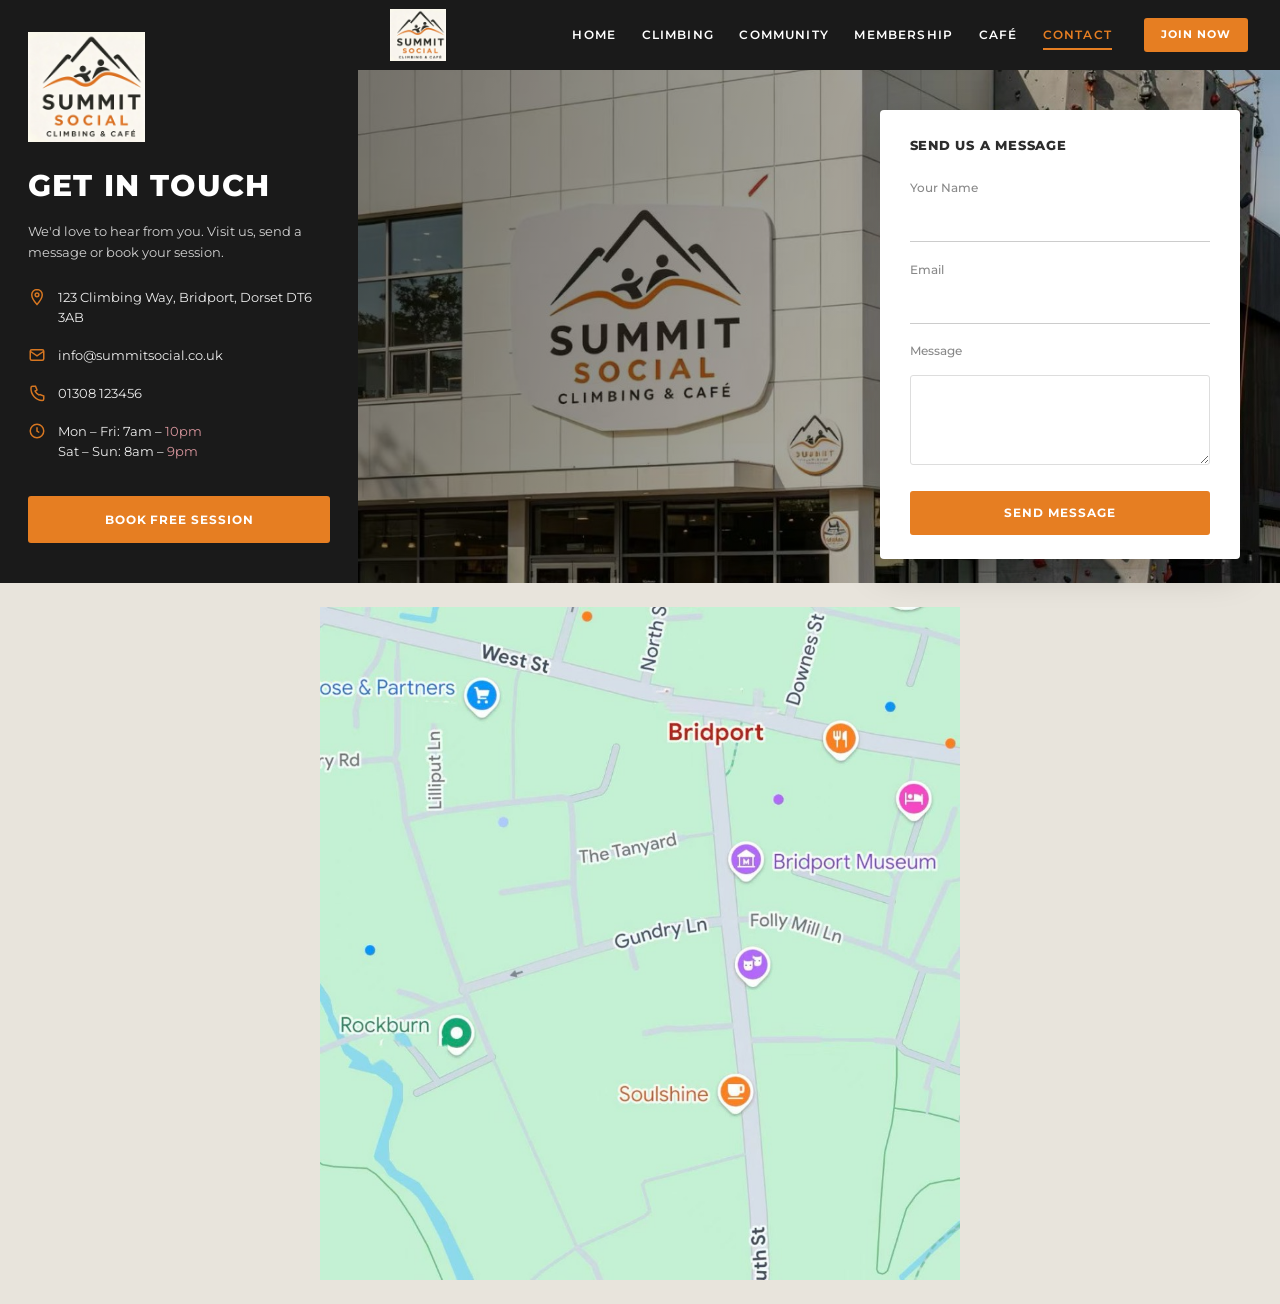
<file: contact.html>
<!DOCTYPE html>
<html lang="en-GB">
<head>
  <meta charset="UTF-8">
  <meta name="viewport" content="width=device-width, initial-scale=1.0">
  <title>Contact – Summit Social</title>
  <link rel="stylesheet" href="css/styles.css">
</head>
<body class="page-contact">

  <div class="contact-page">
    <aside class="contact-sidebar">
      <a href="index.html" class="sidebar-logo">
        <img src="images/logo.png" alt="Summit Social Climbing &amp; Café" class="logo-img">
      </a>
      <h1>GET IN TOUCH</h1>
      <p>We'd love to hear from you. Visit us, send a message or book your session.</p>
      <div class="contact-details">
        <div class="contact-item">
          <svg width="18" height="18" viewBox="0 0 24 24" fill="none"><path d="M12 2C8.13 2 5 5.13 5 9c0 5.25 7 13 7 13s7-7.75 7-13c0-3.87-3.13-7-7-7z" stroke="#E67E22" stroke-width="2"/><circle cx="12" cy="9" r="2.5" stroke="#E67E22" stroke-width="2"/></svg>
          <span>123 Climbing Way, Bridport, Dorset DT6 3AB</span>
        </div>
        <div class="contact-item">
          <svg width="18" height="18" viewBox="0 0 24 24" fill="none"><rect x="3" y="5" width="18" height="14" rx="2" stroke="#E67E22" stroke-width="2"/><path d="M3 7l9 6 9-6" stroke="#E67E22" stroke-width="2"/></svg>
          <span>info@summitsocial.co.uk</span>
        </div>
        <div class="contact-item">
          <svg width="18" height="18" viewBox="0 0 24 24" fill="none"><path d="M6 3h4l2 5-2.5 1.5a11 11 0 005 5L16 14l5 2v4a2 2 0 01-2 2A16 16 0 014 5a2 2 0 012-2z" stroke="#E67E22" stroke-width="2"/></svg>
          <span>01308 123456</span>
        </div>
        <div class="contact-item">
          <svg width="18" height="18" viewBox="0 0 24 24" fill="none"><circle cx="12" cy="12" r="9" stroke="#E67E22" stroke-width="2"/><path d="M12 7v5l3 2" stroke="#E67E22" stroke-width="2"/></svg>
          <span>Mon – Fri: 7am – <em class="hours-accent">10pm</em><br>Sat – Sun: 8am – <em class="hours-accent">9pm</em></span>
        </div>
      </div>
      <a href="index.html" class="btn-primary sidebar-cta">BOOK FREE SESSION</a>
    </aside>

    <div class="contact-right">
      <header class="contact-header">
        <a href="index.html" class="logo">
        <img src="images/logo.png" alt="Summit Social Climbing &amp; Café" class="logo-img">
        </a>
        <button class="nav-toggle" aria-label="Toggle menu"><span></span><span></span><span></span></button>
        <nav class="main-nav">
          <a href="index.html">HOME</a>
          <a href="climbing.html">CLIMBING</a>
          <a href="community.html">COMMUNITY</a>
          <a href="membership.html">MEMBERSHIP</a>
          <a href="cafe.html">CAFÉ</a>
          <a href="contact.html" class="active">CONTACT</a>
        </nav>
        <a href="membership.html" class="btn-join">JOIN NOW</a>
      </header>

      <main class="contact-main" style="background-image: url('images/hero-contact.jpg')">
        <div class="contact-form-card">
          <h2>SEND US A MESSAGE</h2>
          <form class="contact-form" data-form>
            <div class="form-group">
              <label for="name">Your Name</label>
              <input type="text" id="name" name="name" required>
            </div>
            <div class="form-group">
              <label for="contactEmail">Email</label>
              <input type="email" id="contactEmail" name="email" required>
            </div>
            <div class="form-group">
              <label for="message">Message</label>
              <textarea id="message" name="message" required></textarea>
            </div>
            <button type="submit" class="btn-primary">SEND MESSAGE</button>
          </form>
        </div>
      </main>
    </div>

    <div class="contact-map">
      <img src="images/map-bridport.png" alt="Map showing Summit Social location in Bridport" loading="lazy">
    </div>
  </div>

  <script src="js/main.js"></script>
</body>
</html>
</file>
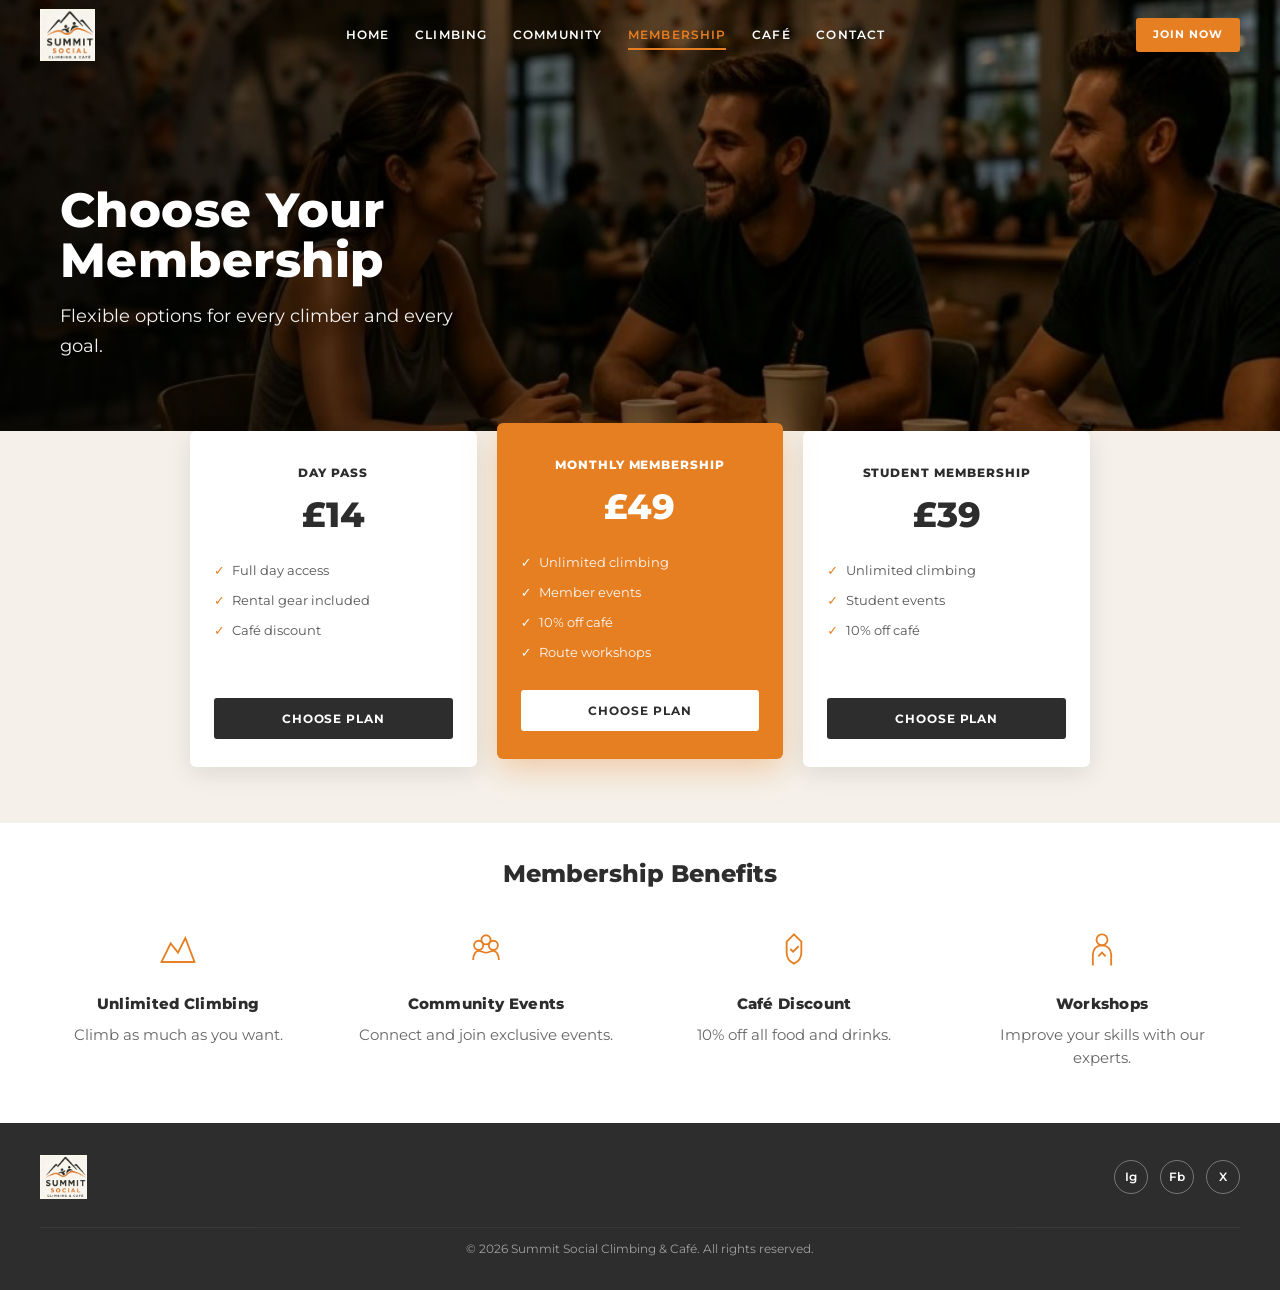
<file: membership.html>
<!DOCTYPE html>
<html lang="en-GB">
<head>
  <meta charset="UTF-8">
  <meta name="viewport" content="width=device-width, initial-scale=1.0">
  <title>Membership – Summit Social</title>
  <link rel="stylesheet" href="css/styles.css">
</head>
<body class="page-hero">

  <header class="site-header">
    <div class="header-inner">
      <a href="index.html" class="logo">
        <img src="images/logo.png" alt="Summit Social Climbing &amp; Café" class="logo-img">
      </a>
      <button class="nav-toggle" aria-label="Toggle menu"><span></span><span></span><span></span></button>
      <nav class="main-nav">
        <a href="index.html">HOME</a>
        <a href="climbing.html">CLIMBING</a>
        <a href="community.html">COMMUNITY</a>
        <a href="membership.html" class="active">MEMBERSHIP</a>
        <a href="cafe.html">CAFÉ</a>
        <a href="contact.html">CONTACT</a>
      </nav>
      <a href="membership.html" class="btn-join">JOIN NOW</a>
    </div>
  </header>

  <div class="membership-hero-wrap">
    <section class="hero" style="background-image: url('images/3.jpg')">
      <div class="hero-inner">
        <div class="hero-text">
          <h1 class="title-case">Choose Your Membership</h1>
          <p>Flexible options for every climber and every goal.</p>
        </div>
      </div>
    </section>

    <section class="pricing-section">
      <div class="pricing-grid">
        <div class="pricing-card">
          <h3>Day Pass</h3>
          <div class="price">&pound;14</div>
          <ul>
            <li>Full day access</li>
            <li>Rental gear included</li>
            <li>Café discount</li>
          </ul>
          <button class="btn-dark">CHOOSE PLAN</button>
        </div>
        <div class="pricing-card featured">
          <h3>Monthly Membership</h3>
          <div class="price">&pound;49</div>
          <ul>
            <li>Unlimited climbing</li>
            <li>Member events</li>
            <li>10% off café</li>
            <li>Route workshops</li>
          </ul>
          <button class="btn-white">CHOOSE PLAN</button>
        </div>
        <div class="pricing-card">
          <h3>Student Membership</h3>
          <div class="price">&pound;39</div>
          <ul>
            <li>Unlimited climbing</li>
            <li>Student events</li>
            <li>10% off café</li>
          </ul>
          <button class="btn-dark">CHOOSE PLAN</button>
        </div>
      </div>
    </section>

    <section class="benefits-section">
      <div class="section-inner">
        <h2 class="section-title">Membership Benefits</h2>
        <div class="features-grid features-caps membership-benefits">
          <div class="feature-card">
            <svg class="feature-icon" viewBox="0 0 48 48" fill="none"><path d="M6 38 L16 18 L24 28 L32 12 L42 38 Z" stroke="currentColor" stroke-width="2"/><path d="M6 38 H42" stroke="currentColor" stroke-width="2"/></svg>
            <h3>Unlimited Climbing</h3>
            <p>Climb as much as you want.</p>
          </div>
          <div class="feature-card">
            <svg class="feature-icon" viewBox="0 0 48 48" fill="none"><circle cx="16" cy="20" r="5" stroke="currentColor" stroke-width="2"/><circle cx="32" cy="20" r="5" stroke="currentColor" stroke-width="2"/><circle cx="24" cy="14" r="5" stroke="currentColor" stroke-width="2"/><path d="M10 36 C10 30 13 26 16 26 C19 26 21 28 24 28 C27 28 29 26 32 26 C35 26 38 30 38 36" stroke="currentColor" stroke-width="2"/></svg>
            <h3>Community Events</h3>
            <p>Connect and join exclusive events.</p>
          </div>
          <div class="feature-card">
            <svg class="feature-icon" viewBox="0 0 48 48" fill="none"><path d="M24 8 L32 16 V28 C32 34 28 38 24 40 C20 38 16 34 16 28 V16 Z" stroke="currentColor" stroke-width="2"/><path d="M20 24 L23 27 L29 21" stroke="currentColor" stroke-width="2"/></svg>
            <h3>Café Discount</h3>
            <p>10% off all food and drinks.</p>
          </div>
          <div class="feature-card">
            <svg class="feature-icon" viewBox="0 0 48 48" fill="none"><circle cx="24" cy="14" r="6" stroke="currentColor" stroke-width="2"/><path d="M14 42 V30 C14 24 18 20 24 20 C30 20 34 24 34 30 V42" stroke="currentColor" stroke-width="2"/><path d="M20 32 L24 28 L28 32" stroke="currentColor" stroke-width="2"/></svg>
            <h3>Workshops</h3>
            <p>Improve your skills with our experts.</p>
          </div>
        </div>
      </div>
    </section>
  </div>

  <footer class="site-footer">
    <div class="footer-inner">
      <div class="footer-logo">
        <img src="images/logo.png" alt="Summit Social Climbing &amp; Café" class="logo-img">
      </div>
      <div class="social-links">
        <a href="#" aria-label="Instagram">Ig</a>
        <a href="#" aria-label="Facebook">Fb</a>
        <a href="#" aria-label="Twitter">X</a>
      </div>
      <p class="footer-copy">&copy; 2026 Summit Social Climbing &amp; Café. All rights reserved.</p>
    </div>
  </footer>

  <script src="js/main.js"></script>
</body>
</html>
</file>
<file: css/styles.css>
/* Summit Social – Brand Styles (Design-matched) */
@import url('https://fonts.googleapis.com/css2?family=Montserrat:wght@400;600;700;800&display=swap');

:root {
  --summit-orange: #E67E22;
  --rock-grey: #2D2D2D;
  --warm-sand: #F5F1EA;
  --forest-green: #6E8B6E;
  --white: #FFFFFF;
  --header-height: 70px;
}

*, *::before, *::after { box-sizing: border-box; margin: 0; padding: 0; }

html { scroll-behavior: smooth; }

body {
  font-family: 'Montserrat', 'Segoe UI', system-ui, sans-serif;
  color: var(--rock-grey);
  background: var(--white);
  line-height: 1.6;
}

img { max-width: 100%; display: block; }

.gallery-card img {
  width: 100%;
  height: 200px;
  object-fit: cover;
  object-position: center;
}
a { text-decoration: none; color: inherit; }
ul { list-style: none; }

/* ── Header ── */
.site-header {
  position: fixed;
  top: 0; left: 0; right: 0;
  z-index: 1000;
  height: var(--header-height);
  background: rgba(45, 45, 45, 0.92);
  backdrop-filter: blur(6px);
  display: flex;
  align-items: center;
  padding: 0 2.5rem;
}

body.page-hero .site-header {
  background: transparent;
  backdrop-filter: none;
}

body.page-hero .site-header.scrolled {
  background: rgba(45, 45, 45, 0.92);
  backdrop-filter: blur(6px);
}

.page-section { scroll-margin-top: var(--header-height); }

.section-community { background: #1a1a1a; }

body.page-contact .site-header {
  display: none;
}

body.page-contact {
  overflow-x: hidden;
}

.header-inner {
  width: 100%;
  max-width: 1240px;
  margin: 0 auto;
  display: flex;
  align-items: center;
  justify-content: space-between;
  gap: 1rem;
}

.logo { display: flex; align-items: center; flex-shrink: 0; }

.logo-img {
  height: 52px;
  width: auto;
  display: block;
}

.logo-icon { width: 38px; height: 38px; flex-shrink: 0; }

.logo-text {
  color: var(--white);
  font-size: 0.72rem;
  font-weight: 800;
  letter-spacing: 0.06em;
  line-height: 1.25;
  text-transform: uppercase;
}

.logo-text span {
  display: block;
  font-size: 0.58rem;
  font-weight: 500;
  letter-spacing: 0.04em;
  opacity: 0.9;
}

.main-nav { display: flex; align-items: center; gap: 1.6rem; }

.main-nav a {
  color: var(--white);
  font-size: 0.72rem;
  font-weight: 600;
  letter-spacing: 0.1em;
  text-transform: uppercase;
  transition: color 0.2s;
  white-space: nowrap;
}

.main-nav a:hover, .main-nav a.active { color: var(--summit-orange); }

.main-nav a.active {
  position: relative;
}

.main-nav a.active::after {
  content: '';
  position: absolute;
  left: 0;
  right: 0;
  bottom: -6px;
  height: 2px;
  background: var(--summit-orange);
}

.btn-join {
  background: var(--summit-orange);
  color: var(--white) !important;
  padding: 0.5rem 1.1rem;
  border-radius: 3px;
  font-size: 0.68rem;
  font-weight: 700;
  letter-spacing: 0.08em;
  text-transform: uppercase;
  transition: background 0.2s;
  flex-shrink: 0;
}

.btn-join:hover { background: #cf6d17; }

.nav-toggle { display: none; background: none; border: none; cursor: pointer; padding: 0.25rem; }
.nav-toggle span { display: block; width: 22px; height: 2px; background: var(--white); margin: 5px 0; }

/* ── Hero ── */
.hero {
  position: relative;
  min-height: 92vh;
  background-size: cover;
  background-position: center;
  color: var(--white);
  display: flex;
  align-items: stretch;
}

.hero::before {
  content: '';
  position: absolute;
  inset: 0;
  background: linear-gradient(105deg, rgba(0,0,0,0.72) 0%, rgba(0,0,0,0.45) 45%, rgba(0,0,0,0.30) 100%);
}

.hero-inner {
  position: relative;
  z-index: 1;
  width: 100%;
  max-width: 1240px;
  margin: 0 auto;
  padding: calc(var(--header-height) + 3rem) 2.5rem 2.5rem;
  display: flex;
  flex-direction: column;
  justify-content: space-between;
  min-height: 92vh;
}

.hero-text { max-width: 520px; }

.hero h1 {
  font-size: clamp(2.4rem, 5.5vw, 3.8rem);
  font-weight: 800;
  letter-spacing: 0.02em;
  text-transform: uppercase;
  line-height: 1.05;
  margin-bottom: 1rem;
}

.hero h1.title-case {
  text-transform: none;
  font-size: clamp(2rem, 4.5vw, 3rem);
  letter-spacing: 0.01em;
}

.headline-stack span { display: block; }

.headline-stack .accent { color: var(--summit-orange); }

.hero p {
  font-size: 1rem;
  opacity: 0.95;
  margin-bottom: 1.75rem;
  max-width: 420px;
  font-weight: 400;
}

.hero-buttons { display: flex; gap: 0.75rem; flex-wrap: wrap; }

.hero-home .hero-inner {
  padding-bottom: 0;
  padding-top: calc(var(--header-height) + 1.75rem);
}

.hero-home .hero-tagline {
  flex-shrink: 0;
  align-self: stretch;
  width: 100%;
  text-align: center;
  color: rgba(255, 255, 255, 0.92);
  font-size: clamp(0.68rem, 1.35vw, 0.82rem);
  font-weight: 600;
  letter-spacing: 0.06em;
  text-transform: uppercase;
  white-space: nowrap;
  margin: 0 0 1.25rem;
}

.hero-home .hero-text {
  max-width: 560px;
  margin-top: auto;
  margin-bottom: 1rem;
  margin-left: auto;
  margin-right: auto;
  text-align: center;
}

.hero-home .hero-text p {
  font-size: 1.15rem;
  max-width: 480px;
  margin-left: auto;
  margin-right: auto;
}

.headline-home-title span {
  text-transform: none;
  letter-spacing: 0.01em;
}

.hero-home .hero-buttons {
  justify-content: center;
}

.hero-home .registration-bar {
  margin-top: 0.5rem;
  margin-bottom: 1.5rem;
  margin-left: -2.5rem;
  margin-right: -2.5rem;
  border-radius: 0;
  padding: 1.25rem 2.5rem 1.1rem;
}

.hero-short { min-height: 72vh; }
.hero-short .hero-inner { min-height: 72vh; justify-content: center; }

.hero-climbing {
  min-height: 48vh;
  background-position: center 35%;
}

.hero-climbing .hero-inner {
  min-height: 48vh;
  justify-content: center;
  padding-bottom: 1.5rem;
}

.hero-climbing .hero-text h1 {
  white-space: nowrap;
  font-size: clamp(2rem, 4.5vw, 3.4rem);
}

.hero-climbing .hero-text p {
  font-size: 1.15rem;
  max-width: 480px;
}

.climbing-features {
  padding: 2rem 2.5rem;
  margin-top: 0;
}

.climbing-features .feature-card {
  padding: 0.35rem 0.5rem;
}

.climbing-features .feature-card h3 {
  font-size: 0.95rem;
  font-weight: 800;
}

.climbing-features.features-caps .feature-card h3 {
  font-size: 0.95rem;
  font-weight: 800;
}

.climbing-features .feature-card p {
  font-size: 0.92rem;
}

.hero-cafe .hero-text p {
  font-size: 1.15rem;
  max-width: 480px;
}

.cafe-features {
  padding: 2rem 2.5rem;
  margin-top: 0;
}

.cafe-features .feature-card {
  padding: 0.35rem 0.5rem;
}

.cafe-features .feature-card h3 {
  font-size: 0.95rem;
  font-weight: 800;
}

.cafe-features.features-caps .feature-card h3 {
  font-size: 0.95rem;
  font-weight: 800;
}

.cafe-features .feature-card p {
  font-size: 0.92rem;
}

@media (max-width: 520px) {
  .hero-climbing .hero-text h1 {
    white-space: normal;
  }
}

.btn-primary {
  background: var(--summit-orange);
  color: var(--white);
  padding: 0.8rem 1.5rem;
  border: none;
  border-radius: 3px;
  font-size: 0.72rem;
  font-weight: 700;
  letter-spacing: 0.08em;
  text-transform: uppercase;
  cursor: pointer;
  font-family: inherit;
  transition: background 0.2s;
  display: inline-block;
}

.btn-primary:hover { background: #cf6d17; }

.btn-secondary {
  background: var(--forest-green);
  color: var(--white);
  padding: 0.8rem 1.5rem;
  border: none;
  border-radius: 3px;
  font-size: 0.72rem;
  font-weight: 700;
  letter-spacing: 0.08em;
  text-transform: uppercase;
  cursor: pointer;
  font-family: inherit;
  transition: background 0.2s;
  display: inline-block;
}

.btn-secondary:hover { background: #5a755a; }

.btn-dark {
  background: var(--rock-grey);
  color: var(--white);
  padding: 0.85rem 1.5rem;
  border: none;
  border-radius: 3px;
  font-size: 0.72rem;
  font-weight: 700;
  letter-spacing: 0.08em;
  text-transform: uppercase;
  cursor: pointer;
  width: 100%;
  font-family: inherit;
  transition: background 0.2s;
}

.btn-dark:hover { background: #1a1a1a; }

.btn-white {
  background: var(--white);
  color: var(--rock-grey);
  padding: 0.85rem 1.5rem;
  border: none;
  border-radius: 3px;
  font-size: 0.72rem;
  font-weight: 700;
  letter-spacing: 0.08em;
  text-transform: uppercase;
  cursor: pointer;
  width: 100%;
  font-family: inherit;
  transition: opacity 0.2s;
}

.btn-white:hover { opacity: 0.9; }

.btn-outline {
  background: transparent;
  color: var(--white);
  padding: 0.8rem 1.5rem;
  border: 2px solid var(--white);
  border-radius: 3px;
  font-size: 0.72rem;
  font-weight: 700;
  letter-spacing: 0.08em;
  text-transform: uppercase;
  display: inline-block;
  transition: background 0.2s, color 0.2s;
}

.btn-outline:hover {
  background: var(--white);
  color: var(--rock-grey);
}

/* ── Home Registration Form ── */
.registration-bar {
  background: var(--rock-grey);
  border-radius: 6px;
  padding: 1.25rem 1.5rem 1.1rem;
  box-shadow: 0 12px 40px rgba(0,0,0,0.25);
  max-width: 100%;
  margin-top: 2rem;
}

.registration-bar h2 {
  color: var(--white);
  font-size: 0.72rem;
  font-weight: 700;
  letter-spacing: 0.1em;
  text-transform: uppercase;
  margin-bottom: 1rem;
}

.form-dark .form-group label { color: rgba(255,255,255,0.75); }

.form-dark .form-group input,
.form-dark .form-group select {
  background: rgba(255,255,255,0.08);
  border-color: rgba(255,255,255,0.25);
  color: var(--white);
}

.form-dark .custom-select::after { color: rgba(255,255,255,0.6); }

.form-inline-labels .form-group label { display: none; }

.form-inline-labels .form-group input::placeholder,
.form-inline-labels .form-group select {
  color: rgba(255,255,255,0.55);
}

.form-inline-labels .form-group input,
.form-inline-labels .form-group select {
  padding: 0.75rem 0.85rem;
}

.form-inline-labels .form-group select option {
  color: var(--rock-grey);
  background: var(--white);
}

.registration-card {
  background: var(--white);
  border-radius: 6px;
  padding: 1.75rem 2rem 1.5rem;
  box-shadow: 0 12px 40px rgba(0,0,0,0.18);
  max-width: 100%;
  margin-top: 2rem;
}

.form-grid {
  display: grid;
  grid-template-columns: repeat(5, 1fr) auto;
  gap: 0.85rem;
  align-items: end;
}

.form-group { display: flex; flex-direction: column; gap: 0.3rem; }

.form-group label {
  font-size: 0.68rem;
  font-weight: 600;
  color: #555;
}

.form-group label .req { color: var(--summit-orange); }

.form-group input,
.form-group select,
.form-group textarea {
  padding: 0.6rem 0.75rem;
  border: 1px solid #ccc;
  border-radius: 3px;
  font-size: 0.85rem;
  font-family: inherit;
  background: var(--white);
  color: var(--rock-grey);
  width: 100%;
}

.form-group input:focus,
.form-group select:focus,
.form-group textarea:focus {
  outline: 2px solid var(--summit-orange);
  border-color: transparent;
}

.custom-select { position: relative; }
.custom-select select { appearance: none; cursor: pointer; padding-right: 1.75rem; }
.custom-select::after {
  content: '▾';
  position: absolute;
  right: 0.65rem;
  bottom: 0.55rem;
  pointer-events: none;
  color: #888;
  font-size: 0.85rem;
}

.form-submit-col { min-width: 180px; }
.form-submit-col .btn-primary { width: 100%; padding: 0.95rem 0.75rem; white-space: nowrap; }

/* ── Features ── */
.features-section { padding: 3.5rem 2.5rem; background: var(--white); }
.features-section.sand { background: var(--warm-sand); }

.section-inner { max-width: 1240px; margin: 0 auto; }

.section-title {
  text-align: center;
  font-size: 1.5rem;
  font-weight: 800;
  margin-bottom: 2.5rem;
  color: var(--rock-grey);
}

.features-grid {
  display: grid;
  grid-template-columns: repeat(4, 1fr);
  gap: 2rem;
}

.feature-card { text-align: center; padding: 1rem 0.5rem; }

.feature-icon {
  width: 44px;
  height: 44px;
  margin: 0 auto 0.85rem;
  color: var(--summit-orange);
}

.feature-card h3 {
  font-size: 0.85rem;
  font-weight: 800;
  letter-spacing: 0.02em;
  margin-bottom: 0.45rem;
}

.feature-card p { font-size: 0.82rem; color: #666; line-height: 1.55; }

#home .features-section {
  padding: 2rem 2.5rem;
}

#home .feature-card {
  padding: 0.35rem 0.5rem;
}

#home .feature-card h3 {
  font-size: 0.95rem;
  font-weight: 800;
}

#home .feature-card p {
  font-size: 0.92rem;
}

.features-section.features-caps .feature-card h3 {
  font-size: 0.78rem;
  text-transform: uppercase;
  letter-spacing: 0.06em;
}

/* ── Membership Pricing ── */
.membership-hero-wrap { position: relative; }

.membership-hero-wrap .hero { min-height: 55vh; }
.membership-hero-wrap .hero-inner { min-height: 55vh; justify-content: center; }

.membership-hero-wrap .hero-text p {
  font-size: 1.15rem;
  max-width: 420px;
}

.pricing-section {
  padding: 0 2.5rem 3.5rem;
  background: var(--warm-sand);
  margin-top: -4rem;
  position: relative;
  z-index: 2;
}

.pricing-grid {
  display: grid;
  grid-template-columns: repeat(3, 1fr);
  gap: 1.25rem;
  max-width: 900px;
  margin: 0 auto;
}

.pricing-card {
  background: var(--white);
  border-radius: 6px;
  padding: 2rem 1.5rem 1.75rem;
  text-align: center;
  box-shadow: 0 6px 24px rgba(0,0,0,0.1);
  display: flex;
  flex-direction: column;
  gap: 0.85rem;
}

.pricing-card.featured {
  background: var(--summit-orange);
  color: var(--white);
  transform: translateY(-0.5rem);
  box-shadow: 0 10px 32px rgba(230,126,34,0.35);
}

.pricing-card h3 {
  font-size: 0.75rem;
  font-weight: 800;
  text-transform: uppercase;
  letter-spacing: 0.08em;
}

.pricing-card .price {
  font-size: 2.2rem;
  font-weight: 800;
  line-height: 1.1;
}

.pricing-card .price span { font-size: 0.85rem; font-weight: 500; opacity: 0.85; }

.pricing-card.featured .price span { opacity: 0.9; }

.pricing-card ul { text-align: left; flex: 1; padding: 0.5rem 0; }

.pricing-card ul li {
  font-size: 0.8rem;
  padding: 0.3rem 0 0.3rem 1.15rem;
  position: relative;
  color: #555;
}

.pricing-card.featured ul li { color: rgba(255,255,255,0.95); }

.pricing-card ul li::before {
  content: '✓';
  position: absolute;
  left: 0;
  color: var(--summit-orange);
  font-weight: 700;
}

.pricing-card.featured ul li::before { color: var(--white); }

.benefits-section { padding: 2rem 2.5rem 3rem; background: var(--white); }

.benefits-section .section-title {
  margin-bottom: 1.75rem;
}

.membership-benefits .feature-card {
  padding: 0.35rem 0.5rem;
}

.membership-benefits .feature-card h3 {
  font-size: 0.95rem;
  font-weight: 800;
}

.membership-benefits.features-caps .feature-card h3 {
  font-size: 0.95rem;
  font-weight: 800;
}

.membership-benefits .feature-card p {
  font-size: 0.92rem;
}

/* ── Community (dark events layout) ── */
.page-community,
.section-community { background: #1a1a1a; }

.hero-community {
  min-height: 48vh;
  background-position: center 35%;
}

.hero-community::before {
  background: linear-gradient(105deg, rgba(0,0,0,0.78) 0%, rgba(0,0,0,0.55) 50%, rgba(0,0,0,0.35) 100%);
}

.hero-community .hero-inner {
  min-height: 48vh;
  justify-content: center;
  padding-bottom: 1.5rem;
}

.hero-community .hero-text p {
  font-size: 1.15rem;
}

.headline-community span {
  font-size: clamp(2rem, 4.8vw, 3.4rem);
}

.community-events {
  background: #1a1a1a;
  padding: 0 2.5rem 4.5rem;
  margin-top: -5.5rem;
  position: relative;
  z-index: 2;
}

.event-cards-grid {
  display: grid;
  grid-template-columns: repeat(4, 1fr);
  gap: 1.15rem;
  max-width: 1100px;
  margin: 0 auto;
}

.event-card {
  border-radius: 8px;
  overflow: hidden;
  background: var(--warm-sand);
  box-shadow: 0 8px 28px rgba(0,0,0,0.35);
}

.event-card img {
  width: 100%;
  height: 155px;
  object-fit: cover;
  object-position: center;
}

.event-card-body {
  padding: 1rem 1rem 1.15rem;
  text-align: center;
  background: var(--warm-sand);
}

.event-card-body h3 {
  font-size: 0.7rem;
  font-weight: 800;
  letter-spacing: 0.06em;
  margin-bottom: 0.3rem;
  color: var(--rock-grey);
  text-transform: uppercase;
}

.event-card-body p {
  font-size: 0.76rem;
  color: #777;
  line-height: 1.4;
}

.community-cta {
  text-align: center;
  margin-top: 2.25rem;
}

.community-cta .btn-primary {
  padding: 0.9rem 2.25rem;
  font-size: 0.74rem;
}

/* ── Community (legacy gallery) ── */
.gallery-section { padding: 3.5rem 2.5rem 2rem; background: var(--white); }

.community-gallery {
  padding: 2rem 2.5rem 1.5rem;
  margin-top: 0;
}

.community-gallery .section-title {
  margin-bottom: 1.75rem;
}

.community-gallery .gallery-card h3 {
  font-size: 0.95rem;
  font-weight: 800;
}

.community-gallery .gallery-card p {
  font-size: 0.92rem;
}

.gallery-grid {
  display: grid;
  grid-template-columns: repeat(4, 1fr);
  gap: 1rem;
}

.gallery-card {
  border-radius: 6px;
  overflow: hidden;
  background: var(--white);
  box-shadow: 0 3px 12px rgba(0,0,0,0.08);
}

.gallery-card img { width: 100%; height: 160px; object-fit: cover; }

.gallery-card .card-body { padding: 0.85rem 1rem 1rem; }

.gallery-card h3 {
  font-size: 0.72rem;
  font-weight: 800;
  text-transform: uppercase;
  letter-spacing: 0.05em;
  margin-bottom: 0.2rem;
}

.gallery-card p { font-size: 0.78rem; color: #777; }

.two-col-section { padding: 1rem 2.5rem 4rem; background: var(--white); }

.two-col-grid {
  display: grid;
  grid-template-columns: 1fr 1fr;
  gap: 3rem;
  max-width: 1240px;
  margin: 0 auto;
}

.events-panel h2, .impact-panel h2 {
  font-size: 1.15rem;
  font-weight: 800;
  margin-bottom: 1.25rem;
  color: var(--rock-grey);
}

.event-item {
  display: flex;
  gap: 1rem;
  padding: 0.85rem 0;
  border-bottom: 1px solid #eee;
  align-items: center;
}

.event-date {
  border: 2px solid var(--summit-orange);
  color: var(--summit-orange);
  border-radius: 8px;
  padding: 0.4rem 0.65rem;
  text-align: center;
  flex-shrink: 0;
  min-width: 52px;
  background: var(--white);
}

.event-date .day { font-size: 1.15rem; font-weight: 800; line-height: 1; }
.event-date .month { font-size: 0.6rem; text-transform: uppercase; font-weight: 600; }

.event-info h4 { font-size: 0.88rem; font-weight: 700; margin-bottom: 0.1rem; }
.event-info p { font-size: 0.78rem; color: #888; }

.btn-view-all {
  margin-top: 1.25rem;
  display: inline-flex;
  align-items: center;
  gap: 0.4rem;
  padding: 0.65rem 1.25rem;
  border: 2px solid var(--rock-grey);
  border-radius: 3px;
  font-size: 0.72rem;
  font-weight: 700;
  letter-spacing: 0.06em;
  text-transform: uppercase;
  transition: background 0.2s, color 0.2s;
}

.btn-view-all:hover { background: var(--rock-grey); color: var(--white); }

.impact-row { display: flex; gap: 1.5rem; align-items: flex-start; }

.impact-stats { flex: 1; display: flex; flex-direction: column; gap: 1.25rem; }

.stat-item .number { font-size: 1.6rem; font-weight: 800; color: var(--summit-orange); line-height: 1; }
.stat-item .label { font-size: 0.72rem; color: #888; margin-top: 0.15rem; }

.impact-photo { flex: 1; border-radius: 6px; overflow: hidden; }
.impact-photo img { width: 100%; height: 180px; object-fit: cover; }

/* ── Contact ── */
.contact-page {
  display: grid;
  grid-template-columns: minmax(260px, 28%) 1fr;
  grid-template-rows: 1fr auto;
  min-height: 100vh;
}

.contact-sidebar {
  background: #1a1a1a;
  color: var(--white);
  padding: 2rem 1.75rem 2.5rem;
  display: flex;
  flex-direction: column;
  gap: 1.15rem;
  grid-row: 1 / 2;
}

.sidebar-logo {
  display: flex;
  align-items: center;
  margin-bottom: 0.5rem;
}

.sidebar-logo .logo-img {
  height: 110px;
}

.contact-sidebar h1 {
  font-size: clamp(1.5rem, 2.5vw, 1.85rem);
  font-weight: 800;
  text-transform: uppercase;
  letter-spacing: 0.04em;
  line-height: 1.15;
}

.contact-sidebar > p {
  opacity: 0.8;
  font-size: 0.82rem;
  line-height: 1.65;
}

.contact-details {
  display: flex;
  flex-direction: column;
  gap: 1.1rem;
  flex: 1;
  margin-top: 0.25rem;
}

.contact-item {
  display: flex;
  gap: 0.75rem;
  align-items: flex-start;
  font-size: 0.82rem;
  line-height: 1.55;
  opacity: 0.92;
}

.contact-item svg { flex-shrink: 0; margin-top: 0.1rem; }

.hours-accent {
  font-style: normal;
  color: #e8a0a8;
}

.sidebar-cta {
  display: block;
  text-align: center;
  margin-top: auto;
  padding: 0.9rem 1rem;
  width: 100%;
}

.contact-right {
  display: flex;
  flex-direction: column;
  min-height: 0;
  background: #1a1a1a;
  grid-row: 1 / 2;
}

.contact-header {
  height: var(--header-height);
  background: #1a1a1a;
  display: flex;
  align-items: center;
  padding: 0 2rem;
  gap: 1rem;
  flex-shrink: 0;
  position: relative;
}

.contact-header .header-inner { display: contents; }

.contact-header .main-nav {
  margin-left: auto;
  margin-right: 1rem;
}

.contact-main {
  position: relative;
  flex: 1;
  background-size: cover;
  background-position: center;
  display: flex;
  align-items: flex-start;
  justify-content: flex-end;
  padding: 2rem 2.5rem 1.5rem;
  min-height: 420px;
}

.contact-main::before {
  content: '';
  position: absolute;
  inset: 0;
  background: linear-gradient(105deg, rgba(0,0,0,0.55) 0%, rgba(0,0,0,0.35) 50%, rgba(0,0,0,0.2) 100%);
}

.contact-form-card {
  position: relative;
  z-index: 2;
  background: var(--white);
  border-radius: 4px;
  padding: 1.65rem 1.85rem 1.5rem;
  width: 100%;
  max-width: 360px;
  box-shadow: 0 10px 40px rgba(0,0,0,0.2);
  margin-top: 0.5rem;
}

.contact-form-card h2 {
  font-size: 0.8rem;
  font-weight: 800;
  text-transform: uppercase;
  letter-spacing: 0.06em;
  margin-bottom: 1.35rem;
  color: var(--rock-grey);
}

.contact-form .form-group {
  margin-bottom: 1.1rem;
}

.contact-form .form-group label {
  font-size: 0.78rem;
  font-weight: 500;
  color: #888;
  margin-bottom: 0.35rem;
  display: block;
}

.contact-form .form-group input,
.contact-form .form-group textarea {
  border: none;
  border-bottom: 1px solid #ccc;
  border-radius: 0;
  padding: 0.45rem 0;
  background: transparent;
  width: 100%;
  font-size: 0.88rem;
}

.contact-form .form-group textarea {
  min-height: 90px;
  resize: vertical;
  border: 1px solid #ddd;
  border-radius: 3px;
  padding: 0.6rem 0.75rem;
  margin-top: 0.25rem;
}

.contact-form .form-group input:focus,
.contact-form .form-group textarea:focus {
  outline: none;
  border-bottom-color: var(--summit-orange);
}

.contact-form .btn-primary {
  width: 100%;
  padding: 0.95rem;
  margin-top: 0.5rem;
}

.contact-map {
  grid-column: 1 / -1;
  flex-shrink: 0;
  display: flex;
  align-items: center;
  justify-content: center;
  padding: 1.5rem 2.5rem;
  overflow: visible;
  background: #e8e4dc;
}

.contact-map img {
  width: 100%;
  max-width: 640px;
  height: auto;
  object-fit: contain;
  object-position: center;
  display: block;
  margin: 0 auto;
}

.contact-map iframe {
  width: 100%;
  height: 100%;
  border: 0;
  filter: grayscale(15%) contrast(0.95);
}

.contact-header .nav-toggle { display: none; }

/* ── Contact (single-page section) ── */
.contact-section {
  position: relative;
  background: #1a1a1a;
  color: var(--white);
}

.contact-section-inner {
  position: relative;
  z-index: 1;
  max-width: 1240px;
  margin: 0 auto;
  padding: 4rem 2.5rem 3rem;
  display: grid;
  grid-template-columns: 1fr minmax(280px, 360px);
  gap: 2.5rem;
  align-items: start;
  min-height: 480px;
}

.contact-section-info {
  position: relative;
  display: grid;
  grid-template-columns: minmax(250px, 1fr) minmax(300px, 1.5fr);
  gap: 1.25rem;
  align-items: start;
  background: #1a1a1a;
  min-height: 460px;
  overflow: hidden;
}

.contact-info-text {
  position: relative;
  z-index: 1;
  display: flex;
  flex-direction: column;
  padding: 0.5rem 0 0;
  min-height: 100%;
  align-self: start;
}

.contact-map-inline {
  margin-top: auto;
  padding-top: 1.25rem;
  align-self: stretch;
  width: 100%;
}

.contact-map-inline img {
  width: 100%;
  max-width: 100%;
  height: auto;
  object-fit: contain;
  display: block;
  border-radius: 4px;
  box-shadow: 0 4px 16px rgba(0, 0, 0, 0.35);
}

.contact-section-photo {
  width: 100%;
  min-height: 400px;
  align-self: start;
  background: url('../images/hero-contact.jpg') center top / contain no-repeat;
  transform: scale(1.08);
  transform-origin: top center;
}

.contact-section-form-wrap {
  display: flex;
  flex-direction: column;
  background: #1a1a1a;
  align-self: start;
}

.contact-section-info h2 {
  font-size: clamp(1.75rem, 3vw, 2.25rem);
  font-weight: 800;
  text-transform: uppercase;
  letter-spacing: 0.04em;
  margin-bottom: 1rem;
}

.contact-section-info > p,
.contact-info-text > p {
  opacity: 0.92;
  font-size: 0.95rem;
  line-height: 1.65;
  margin-bottom: 1.75rem;
}

.contact-section .contact-details {
  gap: 1.35rem;
}

.contact-section .contact-item {
  font-size: 0.95rem;
  line-height: 1.6;
}


.contact-section .contact-form-card {
  margin-top: 0;
  max-width: none;
  flex-shrink: 0;
}

.contact-section-map {
  position: relative;
  z-index: 1;
  margin-top: 0;
}

/* ── Footer ── */
.site-footer { background: var(--rock-grey); color: var(--white); padding: 2rem 2.5rem; }

.footer-inner {
  max-width: 1240px;
  margin: 0 auto;
  display: flex;
  align-items: center;
  justify-content: space-between;
  flex-wrap: wrap;
  gap: 1rem;
}

.footer-logo { display: flex; align-items: center; }
.footer-logo .logo-img { height: 44px; }
.footer-logo .logo-text { font-size: 0.68rem; }

.social-links { display: flex; gap: 0.75rem; }

.social-links a {
  width: 34px; height: 34px;
  border-radius: 50%;
  border: 1px solid rgba(255,255,255,0.35);
  display: flex; align-items: center; justify-content: center;
  font-size: 0.75rem; font-weight: 600;
  transition: border-color 0.2s, color 0.2s;
}

.social-links a:hover { border-color: var(--summit-orange); color: var(--summit-orange); }

.footer-copy {
  font-size: 0.72rem;
  opacity: 0.55;
  width: 100%;
  text-align: center;
  margin-top: 0.75rem;
  padding-top: 0.75rem;
  border-top: 1px solid rgba(255,255,255,0.1);
}

/* ── Responsive ── */
@media (max-width: 1024px) {
  .form-grid { grid-template-columns: repeat(3, 1fr); }
  .form-submit-col { grid-column: 1 / -1; }
  .features-grid, .gallery-grid, .pricing-grid, .event-cards-grid { grid-template-columns: repeat(2, 1fr); }
}

@media (max-width: 768px) {
  .nav-toggle { display: block; }
  .main-nav {
    display: none;
    position: absolute;
    top: var(--header-height);
    left: 0; right: 0;
    background: var(--rock-grey);
    flex-direction: column;
    padding: 1rem 2rem;
    gap: 0.85rem;
  }
  .main-nav.open { display: flex; }
  .form-grid { grid-template-columns: 1fr; }
  .features-grid, .gallery-grid, .pricing-grid, .event-cards-grid { grid-template-columns: 1fr; }
  .two-col-grid { grid-template-columns: 1fr; }
  .impact-row { flex-direction: column; }
  .contact-page {
    grid-template-columns: 1fr;
    grid-template-rows: auto 1fr auto;
  }
  .contact-sidebar { grid-row: auto; min-height: auto; }
  .contact-right { grid-row: auto; min-height: 60vh; }
  .contact-map { grid-column: 1; }
  .contact-main { min-height: 360px; padding: 1.5rem; }
  .contact-header .main-nav {
    display: none;
    position: absolute;
    top: var(--header-height);
    left: 0; right: 0;
    background: #1a1a1a;
    flex-direction: column;
    padding: 1rem 2rem;
    gap: 0.85rem;
    margin: 0;
  }
  .contact-header .main-nav.open { display: flex; }
  .contact-header .nav-toggle { display: block; margin-left: auto; }
  .pricing-card.featured { transform: none; }
  .hero-inner { padding-left: 1.5rem; padding-right: 1.5rem; }
  .contact-section-inner {
    grid-template-columns: 1fr;
    padding: 3rem 1.5rem 2.5rem;
    gap: 2rem;
    min-height: auto;
  }

  .contact-section-info {
    grid-template-columns: 1fr;
    min-height: auto;
  }

  .contact-section-photo {
    min-height: 280px;
    transform: scale(1.02);
    order: -1;
  }
}

@media (max-width: 480px) {
  .hero-buttons { flex-direction: column; }
  .hero-buttons a { text-align: center; }
}
</file>
